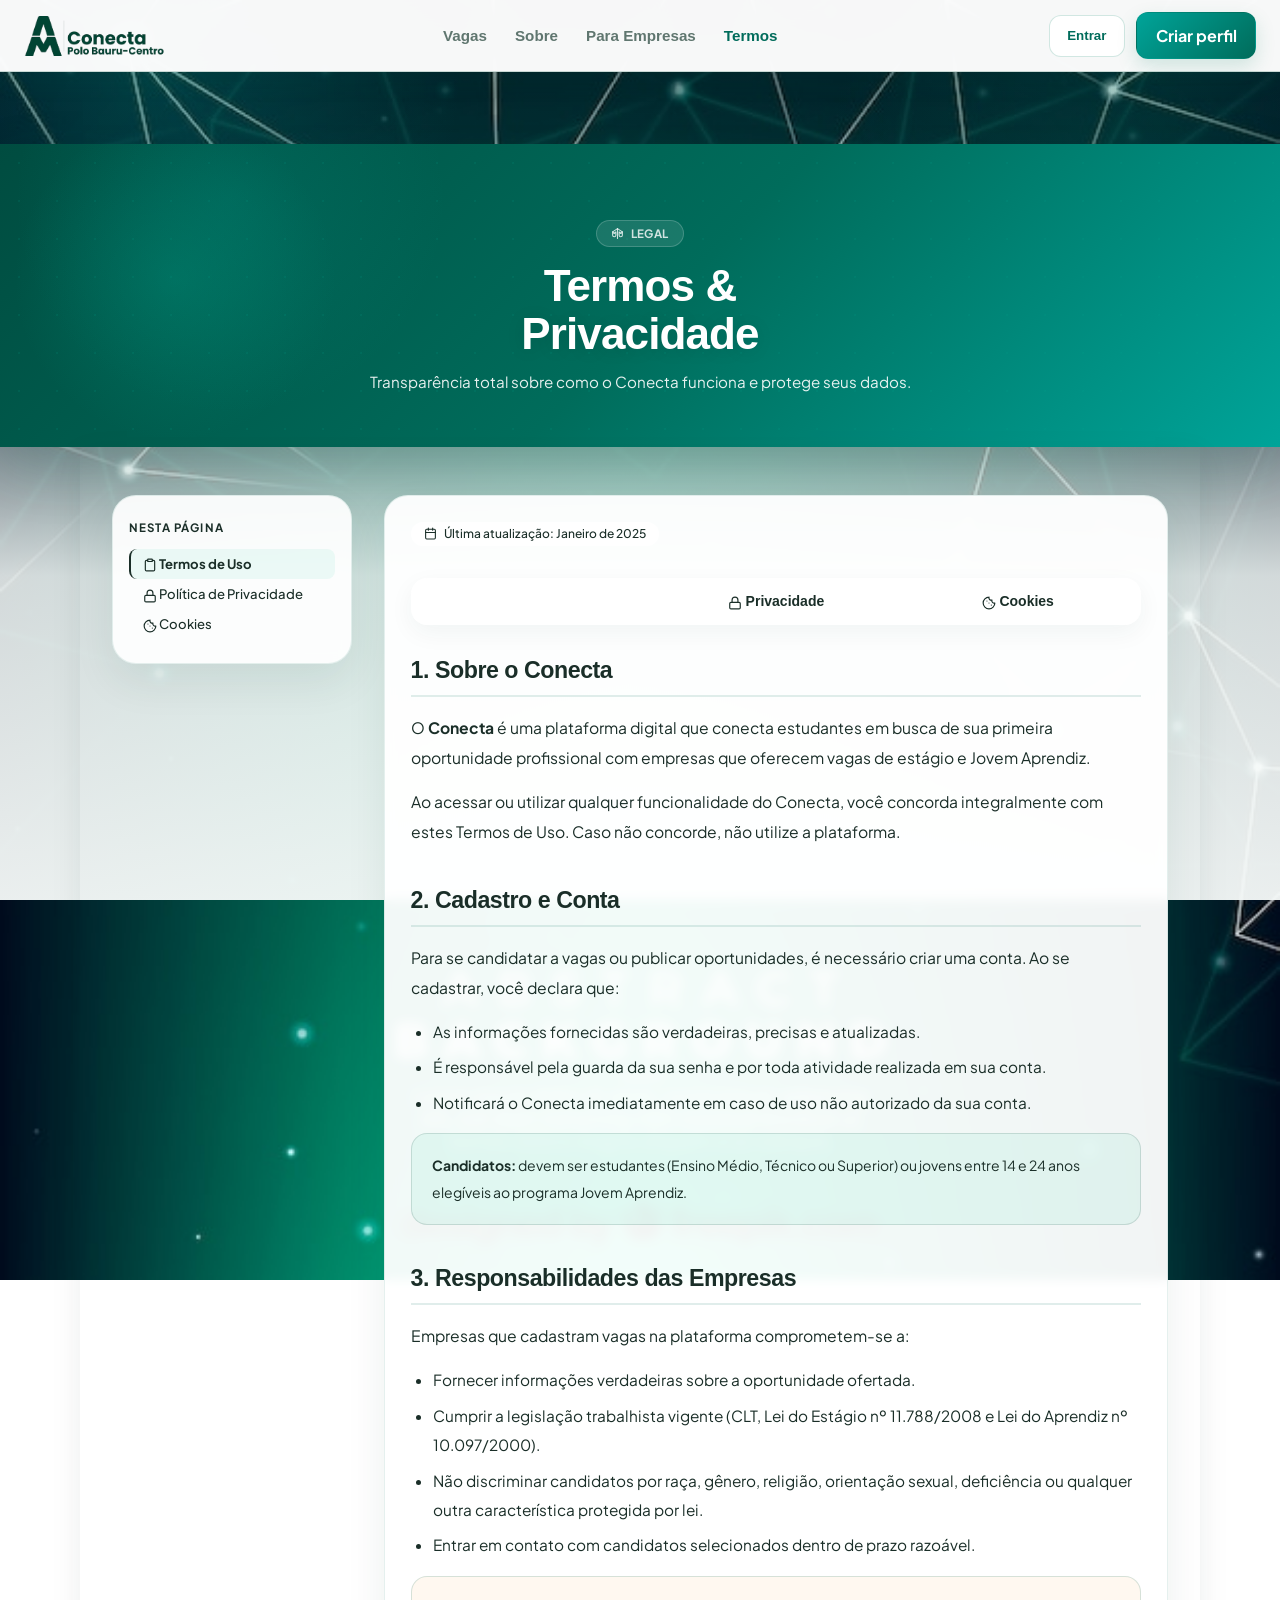
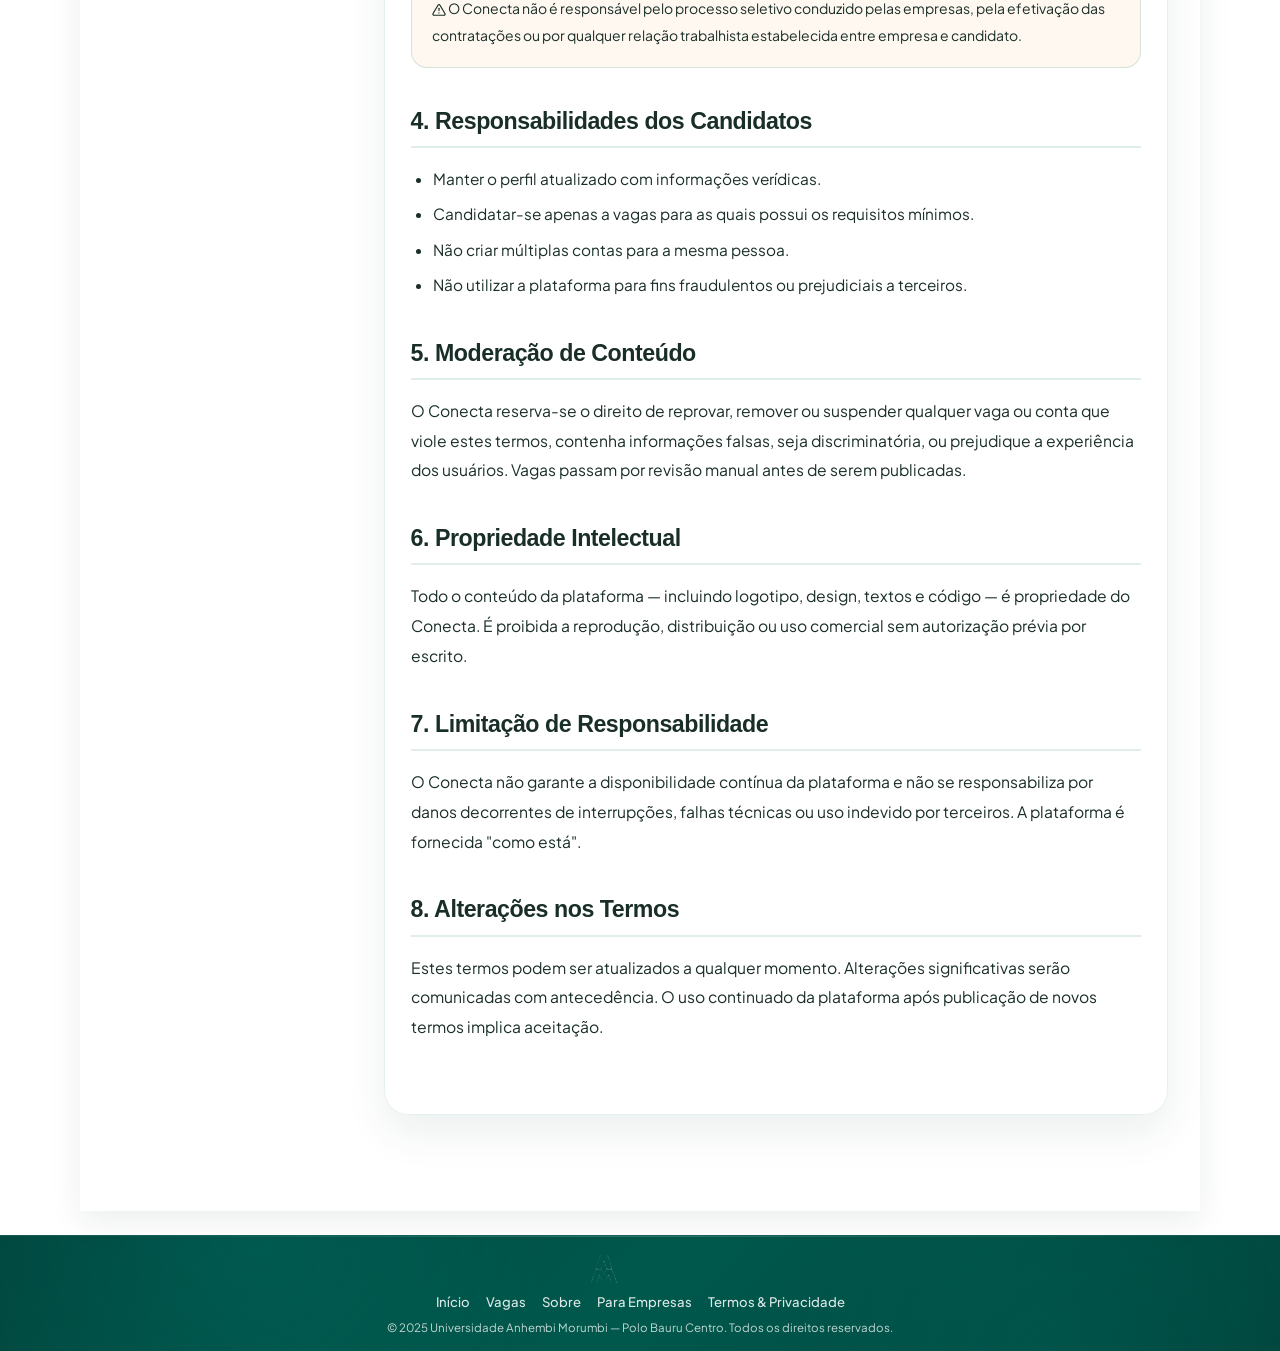
<file: termos.html>
<!DOCTYPE html>
<html lang="pt-BR">
<head>
<meta charset="UTF-8">
<meta name="viewport" content="width=device-width, initial-scale=1.0">
<title>Conecta — Termos de Uso e Política de Privacidade</title>
<meta name="description" content="Termos de uso e política de privacidade do Conecta — portal de vagas para estudantes.">
<link href="https://fonts.googleapis.com/css2?family=Clash+Display:wght@400;500;600;700&family=Plus+Jakarta+Sans:wght@300;400;500;600;700&display=swap" rel="stylesheet">
<style>
* { margin:0; padding:0; box-sizing:border-box; }
  html, body { overflow-x:hidden; }
  body { font-family:'Plus Jakarta Sans',sans-serif; background:var(--bg); color:var(--text); }


  /* ── HERO INTERNO PADRÃO ── */
  .page-hero {
    background:var(--dark); padding:3rem 2rem 2.5rem; position:relative; overflow:hidden;
  }
  .page-hero::before {
    content:''; position:absolute; inset:0;
    background:radial-gradient(ellipse 70% 60% at 70% 0%, rgba(12,61,48,.4) 0%, transparent 65%),
               radial-gradient(ellipse 40% 40% at 10% 100%, rgba(99,102,106,.14) 0%, transparent 60%);
    pointer-events:none;
  }
  .page-hero-inner { max-width:980px; margin:0 auto; position:relative; z-index:1; }
  .page-hero-badge {
    display:inline-flex; align-items:center; gap:.4rem;
    background:rgba(255,255,255,.08); border:1px solid rgba(255,255,255,.12);
    border-radius:50px; padding:.3rem .9rem; font-size:.72rem; font-weight:700;
    color:rgba(255,255,255,.55); margin-bottom:1rem; letter-spacing:.04em; text-transform:uppercase;
  }
  .page-hero h1 {
    font-family:'Clash Display',sans-serif; font-size:clamp(1.75rem,4vw,2.75rem);
    font-weight:700; color:white; line-height:1.15; margin-bottom:.6rem;
  }
  .page-hero h1 span {
    color: rgba(255,255,255,.22);
  }
  .page-hero p { font-size:.95rem; color:rgba(255,255,255,.88); line-height:1.7; max-width:520px; }

    /* ═══ NAV BASE ═══ */
  nav {
    position: fixed; top: 0; left: 0; right: 0; z-index: 100;
    background: rgba(255,255,255,0.97);
    backdrop-filter: blur(14px);
    -webkit-backdrop-filter: blur(14px);
    border-bottom: 1px solid var(--border);
    padding: 0 2rem;
    height: 64px;
    display: flex; align-items: center; justify-content: space-between;
    box-shadow: 0 1px 12px rgba(0,122,94,.08);
  }
  .logo {
    display: inline-flex; align-items: center;
    text-decoration: none; cursor: pointer;
    font-size: 0 !important; color: transparent !important;
    -webkit-text-fill-color: transparent !important;
    background: none !important; flex-shrink: 0;
  }
  .logo::before {
    content: ''; display: block;
    width: 140px; height: 44px;
    background: url('logo-colorida.png') no-repeat left center / contain;
  }
  .nav-links { display: flex; gap: 2rem; align-items: center; }
  .nav-links a { color: var(--muted); text-decoration: none; font-size: .9rem; font-weight: 500; transition: color .2s; }
  .nav-links a:hover { color: var(--primary); }
  .nav-links a.active { color: var(--primary); font-weight: 700; }
  /* DROPDOWN ACESSAR */
  .nav-access { position: relative; }
  .btn-access { display:flex; align-items:center; gap:.45rem; padding:.55rem 1.2rem;
    border:1.5px solid var(--border); border-radius:50px; background:white;
    font-size:.875rem; font-weight:600; cursor:pointer; color:var(--text);
    font-family:inherit; transition:all .2s; }
  .btn-access:hover { border-color:var(--primary); color:var(--primary); }
  .btn-access svg { transition:transform .2s; }
  .btn-access.open svg { transform:rotate(180deg); }
  .access-dropdown { position:absolute; top:calc(100% + .6rem); right:0;
    background:white; border-radius:16px; border:1.5px solid var(--border);
    box-shadow:0 12px 40px rgba(0,0,0,.12); min-width:220px; z-index:200;
    opacity:0; transform:translateY(-8px); pointer-events:none; transition:all .2s; overflow:hidden; }
  .access-dropdown.open { opacity:1; transform:translateY(0); pointer-events:all; }
  .access-dropdown-header { padding:.75rem 1rem .5rem; font-size:.7rem; font-weight:700;
    text-transform:uppercase; letter-spacing:.08em; color:var(--muted); }
  .access-item { display:flex; align-items:center; gap:.75rem; padding:.75rem 1rem;
    cursor:pointer; transition:background .15s; text-decoration:none; color:var(--text); }
  .access-item:hover { background:var(--bg,#F4F8F7); }
  .access-item:last-child { border-top:1px solid var(--border); }
  .access-icon { width:36px; height:36px; border-radius:10px;
    display:flex; align-items:center; justify-content:center; flex-shrink:0; }
  .access-icon.cand { background:rgba(0,122,94,.1); }
  .access-icon.emp  { background:rgba(0,168,142,.1); }
  .access-icon.new  { background:rgba(0,164,153,.10); }
  .access-label { font-size:.875rem; font-weight:600; }
  .access-sub   { font-size:.72rem; color:var(--muted); margin-top:.1rem; }
  /* AVATAR LOGADO */
  .nav-avatar { width:36px; height:36px; border-radius:50%;
    background:linear-gradient(135deg,var(--accent,#00A499),var(--primary,#006C5B));
    display:flex; align-items:center; justify-content:center;
    color:white; font-weight:700; font-size:.9rem; cursor:pointer; flex-shrink:0;
    border:2px solid white; box-shadow:0 2px 8px rgba(0,122,94,.4); }
  .nav-user-wrap { display:flex; align-items:center; gap:.6rem; }
  .nav-user-name { font-size:.85rem; font-weight:600; color:var(--text); }
  /* MODAL LOGIN */
  .login-modal-overlay { position:fixed; inset:0; background:rgba(15,10,30,.55);
    backdrop-filter:blur(6px); z-index:500; display:none;
    align-items:center; justify-content:center; padding:1rem; }
  .login-modal-overlay.open { display:flex; }
  .login-modal { background:white; border-radius:24px; width:100%; max-width:420px;
    padding:2rem; position:relative; animation:lmIn .3s ease; box-shadow:0 24px 60px rgba(0,0,0,.18); }
  @keyframes lmIn { from{transform:scale(.95) translateY(10px);opacity:0} to{transform:scale(1) translateY(0);opacity:1} }
  .login-modal-close { position:absolute; top:1rem; right:1rem; width:32px; height:32px;
    border-radius:50%; border:none; background:var(--bg,#F4F8F7); cursor:pointer;
    font-size:1rem; color:var(--muted); display:flex; align-items:center; justify-content:center; }
  .login-modal-tabs { display:flex; background:var(--bg,#F4F8F7); border-radius:12px;
    padding:.3rem; gap:.3rem; margin-bottom:1.5rem; }
  .lm-tab { flex:1; padding:.55rem; border-radius:9px; border:none; cursor:pointer;
    font-size:.82rem; font-weight:600; font-family:inherit;
    transition:all .2s; color:var(--muted); background:transparent;
    display:flex; align-items:center; justify-content:center; gap:.35rem; }
  .lm-tab.active { background:white; color:var(--primary,#006C5B); box-shadow:0 2px 8px rgba(0,0,0,.08); }
  .lm-section { display:none; }
  .lm-section.show { display:block; }
  .lm-title { font-family:'Clash Display',sans-serif; font-size:1.3rem; font-weight:700; margin-bottom:1.25rem; color:var(--dark,#004D3D); }
  .lm-field { margin-bottom:.85rem; }
  .lm-field label { font-size:.78rem; font-weight:700; display:block; margin-bottom:.35rem; }
  .lm-field input { width:100%; padding:.75rem 1rem; border:1.5px solid var(--border);
    border-radius:10px; font-size:.9rem; font-family:inherit;
    outline:none; background:var(--bg,#F4F8F7); color:var(--text); transition:border-color .2s; }
  .lm-field input:focus { border-color:var(--accent,#00A499); background:white; }
  .lm-btn { width:100%; padding:.9rem; background:linear-gradient(135deg,var(--accent,#00A499),var(--primary,#006C5B));
    color:white; border:none; border-radius:12px; font-size:.95rem; font-weight:700;
    cursor:pointer; font-family:inherit; transition:transform .2s,box-shadow .2s; margin-top:.25rem; }
  .lm-btn:hover { transform:translateY(-2px); box-shadow:0 8px 24px rgba(0,122,94,.4); }
  .lm-btn:disabled { opacity:.6; cursor:not-allowed; transform:none; }
  .lm-msg { padding:.65rem .9rem; border-radius:9px; font-size:.82rem; font-weight:600;
    margin-top:.75rem; text-align:center; display:none; }
  .lm-msg.error { background:rgba(192,57,43,.10); color:#C0392B; display:block; }
  .lm-msg.success { background:rgba(0,164,153,.10); color:#1B5E20; display:block; }
  .lm-link { font-size:.82rem; color:var(--muted); text-align:center; margin-top:.85rem; }
  .lm-link a { color:var(--primary,#006C5B); font-weight:600; text-decoration:none; }
  
  /* DRAWER MOBILE */
  .mobile-drawer { display:none; position:fixed; top:64px; left:0; right:0; bottom:0;
    background:rgba(248,255,252,.98); backdrop-filter:blur(16px);
    z-index:99; flex-direction:column; padding:1.5rem 2rem;
    border-top:1px solid var(--border); overflow-y:auto;
    transform:translateX(100%); transition:transform .3s ease; }
  .mobile-drawer.open { transform:translateX(0); }
  .mobile-nav-links { display:flex; flex-direction:column; gap:.25rem; margin-bottom:1.5rem; }
  .mobile-nav-links a { padding:.85rem 1rem; border-radius:12px; font-size:1rem; font-weight:600;
    color:var(--text); text-decoration:none; transition:background .2s;
    display:flex; align-items:center; gap:.6rem; }
  .mobile-nav-links a:hover { background:white; }
  .mobile-nav-links a.active { color:var(--primary,#006C5B); background:rgba(0,122,94,.06); }
  .mobile-divider { height:1px; background:var(--border); margin:.75rem 0; }
  .mobile-access-title { font-size:.72rem; font-weight:700; text-transform:uppercase;
    letter-spacing:.1em; color:var(--muted); margin-bottom:.75rem; }
  .mobile-access-btn { display:flex; align-items:center; gap:.85rem; width:100%;
    padding:1rem; border-radius:14px; border:1.5px solid var(--border); background:white;
    cursor:pointer; font-family:inherit; transition:all .2s; margin-bottom:.6rem; }
  .mobile-access-btn:hover { border-color:var(--primary,#006C5B); }
  .mobile-access-icon { width:40px; height:40px; border-radius:10px;
    display:flex; align-items:center; justify-content:center; flex-shrink:0; }
  .mobile-access-label { font-size:.9rem; font-weight:700; color:var(--text); }
  .mobile-access-sub   { font-size:.75rem; color:var(--muted); margin-top:.1rem; }
  .mobile-cta { display:flex; flex-direction:column; gap:.6rem; margin-top:.5rem; }
  .mobile-cta a { display:flex; align-items:center; justify-content:center; gap:.5rem;
    padding:.9rem; border-radius:12px; font-weight:700; font-size:.9rem;
    text-decoration:none; transition:all .2s; }
  .mobile-cta .cta-primary { background:linear-gradient(135deg,var(--accent,#00A499),var(--primary,#006C5B)); color:white; }
  .mobile-cta .cta-secondary { border:1.5px solid var(--border); color:var(--muted); }
  @media(max-width:768px) {
    nav { padding:0 1rem; height:64px; }
    .nav-links { display:none !important; }
    .btn-access { display:none !important; }
    .nav-logado-desktop { display:none !important; }
    .hamburger { display:flex !important; }
    .mobile-drawer { display:flex; }
  }
  @media(max-width:600px) { .nav-user-name { display:none !important; } }
  
  .nav-back { color:var(--muted); text-decoration:none; font-size:.875rem; font-weight:500;
    display:flex; align-items:center; gap:.4rem; transition:color .2s; }
  .nav-back:hover { color:var(--violet); }

  /* HERO */
  .doc-hero {
    background:var(--dark); padding:4rem 2rem 3rem; text-align:center; position:relative; overflow:hidden;
  }
  .doc-hero::before { content:''; position:absolute; inset:0;
    background:radial-gradient(ellipse 70% 60% at 50% 0%, rgba(12,61,48,.4) 0%, transparent 70%);
    pointer-events:none; }
  .doc-hero h1 { font-family:'Clash Display',sans-serif; font-size:clamp(1.8rem,4vw,3rem);
    font-weight:700; color:white; position:relative; z-index:1; margin-bottom:.75rem; }
  .doc-hero p { color:rgba(255,255,255,.5); font-size:.9rem; position:relative; z-index:1; }

  /* LAYOUT */
  /* V29 termos readability */
  .doc-wrap { max-width:1120px; margin:0 auto; padding:3rem 2rem 6rem;
    display:grid; grid-template-columns:240px minmax(0,1fr); gap:2rem; align-items:start; }
  .doc-index{
    background: rgba(255,255,255,.92);
    border:1px solid rgba(0,108,91,.10);
    border-radius:24px;
    padding:1.5rem 1rem;
    box-shadow:0 18px 42px rgba(0,64,54,.08);
    backdrop-filter:blur(6px);
  }
  .doc-content{
    background: rgba(255,255,255,.95);
    border:1px solid rgba(0,108,91,.10);
    border-radius:24px;
    padding:1.6rem 1.6rem 2rem;
    box-shadow:0 18px 42px rgba(0,64,54,.08);
    backdrop-filter:blur(6px);
  }

  /* SIDEBAR ÍNDICE */
  .doc-index { position:sticky; top:80px; }
  .doc-index-title { font-size:.72rem; font-weight:700; text-transform:uppercase;
    letter-spacing:.1em; color:var(--muted); margin-bottom:.85rem; }
  .doc-index a { display:block; padding:.4rem .75rem; border-radius:8px; font-size:.82rem;
    color:var(--muted); text-decoration:none; font-weight:500; transition:all .2s;
    border-left:2px solid transparent; }
  .doc-index a:hover { color:var(--violet); background:rgba(46,207,168,.07); border-left-color:var(--violet); }
  .doc-index a.active { color:var(--violet); background:rgba(46,207,168,.08); border-left-color:var(--violet); font-weight:700; }

  /* CONTEÚDO */
  .doc-content {}
  .doc-tab-bar { display:flex; background:#fff; border-radius:16px; padding:.35rem; gap:.35rem;
    border:1px solid var(--border); margin-bottom:2rem; box-shadow:0 8px 24px rgba(0,64,54,.05);} 
  .doc-tab { flex:1; padding:.6rem; border-radius:9px; border:none; cursor:pointer;
    font-size:.875rem; font-weight:600; font-family:'Plus Jakarta Sans',sans-serif;
    transition:all .2s; color:var(--muted); background:transparent; }
  .doc-tab.active { background:linear-gradient(135deg,var(--accent),var(--accent-dark)); color:white; }

  .doc-section { display:none; }
  .doc-section.show { display:block; }

  .doc-block { margin-bottom:2.5rem; }
  .doc-block h2 { font-family:'Clash Display',sans-serif; font-size:1.45rem; font-weight:700;
    color:var(--dark); margin-bottom:1rem; padding-bottom:.7rem;
    border-bottom:2px solid rgba(0,108,91,.12); display:flex; align-items:center; gap:.5rem; }
  .doc-block p { font-size:.98rem; line-height:1.9; color:var(--text); margin-bottom:.9rem; }
  .doc-block ul, .doc-block ol { padding-left:1.4rem; margin-bottom:.75rem; }
  .doc-block li { font-size:.96rem; line-height:1.9; color:var(--text); margin-bottom:.4rem; }
  .doc-block strong { color:var(--dark); }

  .highlight-box { background:rgba(46,207,168,.09); border:1.5px solid rgba(12,61,48,.14);
    border-radius:16px; padding:1.15rem 1.25rem; margin:1rem 0; }
  .highlight-box p { font-size:.875rem; margin:0; color:var(--text); }
  .highlight-box strong { color:var(--violet); }

  .warning-box { background:rgba(255,248,240,.95); border:1.5px solid rgba(0,108,91,.16);
    border-radius:16px; padding:1.15rem 1.25rem; margin:1rem 0; }
  .warning-box p { font-size:.875rem; margin:0; }

  .data-table { width:100%; border-collapse:collapse; margin:1rem 0; font-size:.85rem; }
  .data-table th { background:var(--bg); padding:.65rem 1rem; text-align:left;
    font-weight:700; font-size:.75rem; text-transform:uppercase; letter-spacing:.06em;
    color:var(--muted); border-bottom:1.5px solid var(--border); }
  .data-table td { padding:.65rem 1rem; border-bottom:1px solid var(--border); color:var(--text); line-height:1.5; }
  .data-table tr:last-child td { border-bottom:none; }

  .update-chip { display:inline-flex; align-items:center; gap:.4rem; background:white;
    border:1px solid var(--border); border-radius:50px; padding:.3rem .85rem;
    font-size:.75rem; color:var(--muted); font-weight:500; margin-bottom:2rem; }

  .contact-card { background:white; border-radius:14px; padding:1.25rem; border:1.5px solid var(--border);
    margin-top:1.5rem; }
  .contact-card h3 { font-family:'Clash Display',sans-serif; font-size:1rem; font-weight:700; margin-bottom:.75rem; }
  .contact-card p { font-size:.875rem; color:var(--muted); line-height:1.7; }
  .contact-card a { color:var(--violet); font-weight:600; text-decoration:none; }

  @media(max-width:900px) {
    .doc-wrap { grid-template-columns:1fr; padding:2rem 1rem 4rem; }
    .doc-index { display:none; }
    .doc-content{ padding:1.15rem; }
  }

  
  .hero, .page-hero, .vaga-hero, .doc-hero {
    background: linear-gradient(135deg, #004D3D 0%, var(--primary) 50%, #0A3528 100%) !important;
    position: relative;
    overflow: hidden;
  }

  /* Padrão de pontos/grid sutil */
  .hero::after, .page-hero::after, .vaga-hero::after {
    content: '';
    position: absolute;
    inset: 0;
    background-image:
      radial-gradient(circle, rgba(46,207,168,.15) 1px, transparent 1px);
    background-size: 40px 40px;
    pointer-events: none;
    z-index: 0;
  }

  /* Linhas diagonais sutis */
  .hero::before, .page-hero::before, .vaga-hero::before {
    content: '';
    position: absolute;
    inset: 0;
    background:
      linear-gradient(135deg, rgba(46,207,168,.08) 25%, transparent 25%,
        transparent 50%, rgba(46,207,168,.08) 50%, rgba(46,207,168,.08) 75%,
        transparent 75%, transparent),
      radial-gradient(ellipse 80% 50% at 80% 50%, rgba(46,207,168,.12) 0%, transparent 70%),
      radial-gradient(ellipse 40% 60% at 10% 80%, rgba(12,61,48,.6) 0%, transparent 60%);
    background-size: 60px 60px, 100% 100%, 100% 100%;
    pointer-events: none;
    z-index: 0;
  }

  /* Garante conteúdo interno acima dos pseudoelementos */
  .hero > *, .page-hero > *, .vaga-hero > * {
    position: relative;
    z-index: 1;
  }
  .hero-inner, .page-hero-inner, .hero-inner * {
    position: relative;
    z-index: 2;
  }


  
  /* ── PAGE HERO PANTONE ANHEMBI ── */
  .page-hero, .vaga-hero, .doc-hero {
    background-image: linear-gradient(155deg, rgba(0,30,22,.92) 0%, rgba(0,80,60,.85) 55%, rgba(0,40,30,.92) 100%), url("bg-dark-texture.jpg") !important;
    background-size: cover !important;
    background-position: center center !important;
    position: relative; overflow: hidden;
  }
  .page-hero::before, .vaga-hero::before {
    content: ''; position: absolute; inset: 0;
    background-image: radial-gradient(circle, rgba(0,168,142,.12) 1px, transparent 1px);
    background-size: 38px 38px; pointer-events: none; z-index: 0;
  }
  .page-hero::after, .vaga-hero::after {
    content: ''; position: absolute;
    top: -40px; right: -40px;
    width: 350px; height: 350px;
    background: radial-gradient(circle, rgba(0,168,142,.25) 0%, transparent 65%);
    pointer-events: none; z-index: 0;
  }
  .page-hero > *, .vaga-hero > * { position: relative; z-index: 1; }
  .page-hero h1, .vaga-hero h1 { color: white !important; }
  .page-hero h1 span, .vaga-hero h1 span {
    color: var(--accent) !important;
    -webkit-text-fill-color: var(--accent) !important;
  }
  .page-hero p, .vaga-hero p { color: rgba(255,255,255,.65) !important; }
  .page-hero-badge {
    background: rgba(255,255,255,.1) !important;
    border: 1px solid rgba(255,255,255,.18) !important;
    color: rgba(255,255,255,.8) !important;
  }
  .logo { color: var(--primary) !important; -webkit-text-fill-color: var(--primary) !important; background: none !important; }
  nav { background: rgba(255,255,255,.97) !important; box-shadow: 0 1px 12px rgba(0,122,94,.1) !important; }


  /* ── LOGO IMAGEM ANHEMBI ── */
  .logo {
    display: inline-flex;
    align-items: center;
    text-decoration: none;
    cursor: pointer;
    color: transparent !important;
    -webkit-text-fill-color: transparent !important;
    background: none !important;
    font-size: 0 !important;
  }
  .logo::before {
    content: '';
    display: block;
    width: 160px;
    height: 44px;
    background: url('logo-colorida.png') no-repeat center/contain;
  }
  /* Logo branca nos heróis (quando nav está sobre fundo escuro) */
  .hero-logo-wrap .logo::before,
  .vaga-hero .logo::before {
    background-image: url('logo-branca.png');
  }


  /* ── FIX GLOBAL: eliminar vermelho, logo correta, marca d'água ── */
  .logo {
    display: inline-flex; align-items: center;
    text-decoration: none; cursor: pointer;
    font-size: 0 !important; color: transparent !important;
    -webkit-text-fill-color: transparent !important; background: none !important;
  }
  .logo::before {
    content: '';
    display: block;
    width: 140px; height: 44px;
    background: url('logo-colorida.png') no-repeat left center / contain;
  }
  nav {
    background: rgba(255,255,255,.97) !important;
    box-shadow: 0 1px 16px rgba(0,122,94,.1) !important;
    height: 72px !important;
  }

  /* Todos os botões CTA → verde accent */
  .btn-submit, .btn-save, .btn-modal-save, .lm-btn,
  .btn-apply-full, .btn-apply, .btn-search, .btn-buscar,
  .btn-nova-vaga, .btn-nav-cta, .btn-hero-primary, .btn-nav-primary,
  .cta-btn-a, .btn-primary {
    background: var(--accent) !important;
    background-image: none !important;
  }
  .btn-submit:hover, .btn-save:hover, .btn-apply-full:hover,
  .btn-search:hover, .btn-buscar:hover, .btn-hero-primary:hover {
    background: var(--accent-dark) !important;
    box-shadow: 0 8px 20px rgba(0,168,142,.3) !important;
  }

  /* Input focus → accent */
  input:focus, select:focus, textarea:focus {
    border-color: var(--accent) !important;
    box-shadow: 0 0 0 3px rgba(0,168,142,.1) !important;
  }

  /* Section badge */
  .section-badge {
    background: var(--accent-light) !important;
    color: var(--primary) !important;
  }

  /* Section title span highlight */
  .section-title span, h1 span, h2 span {
    color: var(--accent) !important;
    -webkit-text-fill-color: var(--accent) !important;
    background: none !important;
  }

  /* Stat nums brancos dentro de heróis */
  .hero .stat-num, .page-hero .stat-num {
    color: white !important;
    font-weight: 800 !important;
  }

  /* Remove qualquer gradiente texto residual */
  *[style*="background-clip:text"] {
    -webkit-background-clip: unset !important;
    -webkit-text-fill-color: unset !important;
    background-clip: unset !important;
  }


  /* ── UPGRADE TIPOGRAFIA GLOBAL ── */
  body { font-family: 'Plus Jakarta Sans', sans-serif !important; }

  h1, h2, h3, .section-title, .panel-title, .modal-title {
    font-family: 'Clash Display', sans-serif !important;
    letter-spacing: -0.02em !important;
  }

  /* Forms mais elegantes */
  input, select, textarea, button {
    font-family: sans-serif !important;
  }

  /* Labels mais profissionais */
  label { font-size: .8rem !important; font-weight: 700 !important; letter-spacing: .03em !important; }

  /* Botões — tipografia impactante */
  .btn-submit, .btn-save, .btn-primary, .btn-login,
  .btn-apply-full, .btn-search, .btn-buscar, 

  /* Nav links */
  .nav-links a, .nav-back {
    font-family: sans-serif !important;
    font-size: .875rem !important;
  }

  /* Form cards */
  .form-card { border-radius: 20px !important; }
  .section-label { letter-spacing: -.01em !important; }


  /* ── SÍMBOLO AM removido da página de termos ── */
  .page-hero, .vaga-hero { position:relative; overflow:hidden; }
  @media(max-width:768px){
  .nav-links { display: none; }
  
  .hamburger { display: flex; }

  }


  /* ── ANIMAÇÕES HOVER GLOBAIS ── */
  /* Botões primários */
  .btn-submit, .btn-save, .btn-apply-full, .btn-next,
  .btn-nova-vaga, .btn-modal-approve {
    transition: all .25s ease !important;
  }
  .btn-submit:hover, .btn-save:hover, .btn-apply-full:hover,
  .btn-next:hover, .btn-nova-vaga:hover {
    transform: translateY(-2px) !important;
    box-shadow: 0 8px 24px rgba(0,164,153,.35) !important;
  }

  /* Cards genéricos */
  .form-card, .card, .stat-card {
    transition: box-shadow .25s ease !important;
  }

  /* Nav links */
  .nav-links a, .nav-back, .mob-link {
    transition: color .2s ease !important;
  }

  /* Input focus glow */
  input:focus, select:focus, textarea:focus {
    transition: border-color .2s, box-shadow .2s !important;
  }


  /* ── LOGO BULLET-PROOF ── */
  .logo {
    display: inline-block !important;
    width: 150px !important;
    height: 48px !important;
    background: url('logo-colorida.png') no-repeat left center / contain !important;
    text-decoration: none !important;
    font-size: 0 !important;
    color: transparent !important;
    -webkit-text-fill-color: transparent !important;
    overflow: hidden !important;
    flex-shrink: 0 !important;
  }
  .logo::before { display: none !important; }
  /* Only the CSS background-image, no ::before pseudo */


/* V30 termos hero fix */
.page-hero h1{
  display:flex;
  align-items:baseline;
  justify-content:center;
  gap:.2em;
  flex-wrap:wrap;
}
.page-hero h1 span{
  display:inline !important;
  font-size:1em;
  line-height:inherit;
  letter-spacing:-.02em;
}
@media(max-width:700px){
  .page-hero h1{
    flex-direction:column;
    align-items:center;
    gap:.05em;
  }
}
</style>
  <link rel="stylesheet" href="public-navbar.css">
  <link rel="stylesheet" href="public-nav-modal.css">
  <link rel="stylesheet" href="public-footer.css">
  <link rel="stylesheet" href="public-responsive.css">
  <link rel="stylesheet" href="public-design-system.css">
  <link rel="stylesheet" href="public-tech-background.css">

<style id="v23b-alive-tweak">
  .page-hero,
  .hero-section,
  .hero-wrap{
    box-shadow: 0 22px 54px rgba(0,64,54,.16);
  }
  .page-hero{
    background:
      radial-gradient(circle at 18% 18%, rgba(0,164,153,.18), transparent 20%),
      linear-gradient(135deg,#004c40 0%, #006C5B 52%, #00A499 100%) !important;
  }
  .page-hero h1,
  .page-hero .hero-title,
  .page-hero .page-title{
    color:#fff !important;
  }
  .page-hero p,
  .page-hero .hero-subtitle,
  .page-hero .page-subtitle{
    color:rgba(255,255,255,.88) !important;
  }
  .form-card,
  .section-card,
  .empresa-panel,
  .job-card,
  .benefit-card,
  .recurso-card{
    box-shadow:0 18px 42px rgba(0,64,54,.10) !important;
  }

/* V30 termos hero fix */
.page-hero h1{
  display:flex;
  align-items:baseline;
  justify-content:center;
  gap:.2em;
  flex-wrap:wrap;
}
.page-hero h1 span{
  display:inline !important;
  font-size:1em;
  line-height:inherit;
  letter-spacing:-.02em;
}
@media(max-width:700px){
  .page-hero h1{
    flex-direction:column;
    align-items:center;
    gap:.05em;
  }
}
</style>

<link rel="stylesheet" href="public-media-slots.css">

<style id="termos-hero-fix-v31">
  /* Correção pontual da capa da página Termos */
  .page-hero{
    margin-top:72px;
    padding:4.75rem 2rem 3.25rem !important;
  }
  .page-hero-inner{
    max-width:900px;
    margin:0 auto;
  }
  .page-hero h1{
    display:block !important;
    text-align:center;
    line-height:1.04 !important;
    letter-spacing:-.03em;
    margin-bottom:.8rem;
  }
  .page-hero h1 span{
    display:block !important;
    margin-top:.14rem;
    color:#FFFFFF !important;
    -webkit-text-fill-color:#FFFFFF !important;
    opacity:1 !important;
    text-shadow:0 2px 18px rgba(0,0,0,.10);
  }
  .page-hero p{
    max-width:760px;
    margin:0 auto;
    color:rgba(255,255,255,.90) !important;
  }
  @media (max-width:700px){
    .page-hero{
      padding:4.2rem 1rem 2.6rem !important;
    }
    .page-hero h1 span{
      margin-top:.08rem;
    }
  }
</style>

</head>
<body>
<nav>
  <a class="logo" href="index.html" aria-label="Conecta"></a>
  <div class="nav-links">
    <a href="vagas.html">Vagas</a>
    <a href="sobre.html">Sobre</a>
    <a href="cadastro-empresa.html">Para Empresas</a>
    <a href="termos.html" class="active">Termos</a>
  </div>
  <div style="display:flex;align-items:center;gap:.75rem">
    <div id="nav-logado-cand" style="display:none" class="nav-logado-desktop">
      <div class="nav-user-wrap">
        <div class="nav-avatar" id="nav-avatar-cand" onclick="window.location.href='cadastro-candidato.html'">?</div>
        <span class="nav-user-name" id="nav-user-name" style="display:none"></span>
      </div>
    </div>
    <div id="nav-logado-emp" style="display:none" class="nav-logado-desktop">
      <div class="nav-user-wrap">
        <div class="nav-avatar" style="background:linear-gradient(135deg,var(--accent,#00A499),var(--primary,#006C5B))" onclick="window.location.href='painel-empresa.html'"><svg width="22" height="22" viewBox="0 0 24 24" fill="none" stroke="currentColor" stroke-width="2" stroke-linecap="round" stroke-linejoin="round"><rect x="2" y="7" width="20" height="14" rx="2"/><path d="M16 7V5a2 2 0 0 0-2-2h-4a2 2 0 0 0-2 2v2"/></svg></div>
      </div>
    </div>
    <div class="nav-actions-public" id="nav-access-wrap">
      <button class="btn-nav-outline" type="button" onclick="openLoginModal('candidato')">Entrar</button>
      <a href="cadastro-candidato.html" class="btn-nav-cta">Criar perfil</a>
    </div>
  </div>
  <button class="hamburger" id="hamburger" onclick="toggleMobileMenu()" aria-label="Menu">
    <span></span><span></span><span></span>
  </button>
</nav>

<div class="drawer-overlay" id="drawer-overlay" onclick="closeMobileMenu()"></div>

<div class="mobile-drawer" id="mobile-drawer">
  <div class="mobile-nav-links">
    <a href="vagas.html" onclick="closeMobileMenu()"><svg style="vertical-align:middle;flex-shrink:0" width="18" height="18" viewBox="0 0 24 24" fill="none" stroke="currentColor" stroke-width="2"><circle cx="11" cy="11" r="8"/><path d="m21 21-4.35-4.35"/></svg> Vagas</a>
    <a href="sobre.html" onclick="closeMobileMenu()"><svg style="vertical-align:middle;flex-shrink:0" width="18" height="18" viewBox="0 0 24 24" fill="none" stroke="currentColor" stroke-width="2"><circle cx="12" cy="12" r="10"/><path d="M12 8v4"/><path d="M12 16h.01"/></svg> Sobre</a>
    <a href="cadastro-empresa.html" onclick="closeMobileMenu()"><svg style="vertical-align:middle;flex-shrink:0" width="18" height="18" viewBox="0 0 24 24" fill="none" stroke="currentColor" stroke-width="2"><rect x="2" y="7" width="20" height="14" rx="2"/><path d="M16 7V5a2 2 0 0 0-2-2h-4a2 2 0 0 0-2 2v2"/></svg> Para Empresas</a>
    <a href="termos.html" onclick="closeMobileMenu()" class="active"><svg style="vertical-align:middle;flex-shrink:0" width="18" height="18" viewBox="0 0 24 24" fill="none" stroke="currentColor" stroke-width="2"><path d="M14 2H6a2 2 0 0 0-2 2v16a2 2 0 0 0 2 2h12a2 2 0 0 0 2-2V8z"/><polyline points="14 2 14 8 20 8"/></svg> Termos</a>
  </div>
  <div class="mobile-divider"></div>
  <div class="mobile-access-title">Acesso rápido</div>
  <div class="mobile-cta">
    <a class="cta-secondary" href="javascript:void(0)" onclick="closeMobileMenu();openLoginModal('candidato')">Entrar</a>
    <a class="cta-primary" href="cadastro-candidato.html" onclick="closeMobileMenu()"><svg style="vertical-align:middle;flex-shrink:0" width="18" height="18" viewBox="0 0 24 24" fill="none" stroke="currentColor" stroke-width="2" stroke-linecap="round" stroke-linejoin="round"><path d="M20 21v-2a4 4 0 0 0-4-4H8a4 4 0 0 0-4 4v2"/><circle cx="12" cy="7" r="4"/></svg> Criar perfil</a>
  </div>
  <a class="mobile-company-link" href="cadastro-empresa.html" onclick="closeMobileMenu()">Sou empresa → Publicar vaga</a>
</div>







<div class="page-hero">

  <div class="page-hero-inner" style="text-align:center">
    <div class="page-hero-badge"><svg style="vertical-align:middle;flex-shrink:0" width="13" height="13" viewBox="0 0 24 24" fill="none" stroke="currentColor" stroke-width="2" stroke-linecap="round" stroke-linejoin="round"><line x1="12" y1="3" x2="12" y2="21"/><path d="M3 9l9-6 9 6"/><path d="M6 12L3 9v6a3 3 0 0 0 6 0V9L6 12z"/><path d="M18 12l3-3v6a3 3 0 0 1-6 0V9l3 3z"/></svg> Legal</div>
    <h1>Termos & <span>Privacidade</span></h1>
    <p>Transparência total sobre como o Conecta funciona e protege seus dados.</p>
  </div>
</div>

<div class="doc-wrap">

  <!-- ÍNDICE -->
  <div class="doc-index">
    <div class="doc-index-title">Nesta página</div>
    <a href="#" onclick="switchDoc('termos')" id="idx-termos" class="active"><svg style="vertical-align:middle;flex-shrink:0" width="14" height="14" viewBox="0 0 24 24" fill="none" stroke="currentColor" stroke-width="2" stroke-linecap="round" stroke-linejoin="round"><path d="M16 4h2a2 2 0 0 1 2 2v14a2 2 0 0 1-2 2H6a2 2 0 0 1-2-2V6a2 2 0 0 1 2-2h2"/><rect x="8" y="2" width="8" height="4" rx="1"/></svg> Termos de Uso</a>
    <a href="#" onclick="switchDoc('privacidade')" id="idx-privacidade"><svg style="vertical-align:middle;flex-shrink:0" width="14" height="14" viewBox="0 0 24 24" fill="none" stroke="currentColor" stroke-width="2" stroke-linecap="round" stroke-linejoin="round"><rect x="3" y="11" width="18" height="11" rx="2"/><path d="M7 11V7a5 5 0 0 1 10 0v4"/></svg> Política de Privacidade</a>
    <a href="#" onclick="switchDoc('cookies')" id="idx-cookies"><svg style="vertical-align:middle;flex-shrink:0" width="14" height="14" viewBox="0 0 24 24" fill="none" stroke="currentColor" stroke-width="2" stroke-linecap="round" stroke-linejoin="round"><path d="M12 2a10 10 0 1 0 10 10 4 4 0 0 1-5-5 4 4 0 0 1-5-5"/><path d="M8.5 8.5v.01"/><path d="M16 15.5v.01"/><path d="M12 12v.01"/></svg> Cookies</a>
  </div>

  <!-- CONTEÚDO -->
  <div class="doc-content">
    <div class="update-chip"><svg style="vertical-align:middle;flex-shrink:0" width="13" height="13" viewBox="0 0 24 24" fill="none" stroke="currentColor" stroke-width="2" stroke-linecap="round" stroke-linejoin="round"><rect x="3" y="4" width="18" height="18" rx="2"/><line x1="16" y1="2" x2="16" y2="6"/><line x1="8" y1="2" x2="8" y2="6"/><line x1="3" y1="10" x2="21" y2="10"/></svg> Última atualização: Janeiro de 2025</div>

    <div class="doc-tab-bar">
      <button class="doc-tab active" onclick="switchDoc('termos')"><svg style="vertical-align:middle;flex-shrink:0" width="14" height="14" viewBox="0 0 24 24" fill="none" stroke="currentColor" stroke-width="2" stroke-linecap="round" stroke-linejoin="round"><path d="M16 4h2a2 2 0 0 1 2 2v14a2 2 0 0 1-2 2H6a2 2 0 0 1-2-2V6a2 2 0 0 1 2-2h2"/><rect x="8" y="2" width="8" height="4" rx="1"/></svg> Termos de Uso</button>
      <button class="doc-tab" onclick="switchDoc('privacidade')"><svg style="vertical-align:middle;flex-shrink:0" width="14" height="14" viewBox="0 0 24 24" fill="none" stroke="currentColor" stroke-width="2" stroke-linecap="round" stroke-linejoin="round"><rect x="3" y="11" width="18" height="11" rx="2"/><path d="M7 11V7a5 5 0 0 1 10 0v4"/></svg> Privacidade</button>
      <button class="doc-tab" onclick="switchDoc('cookies')"><svg style="vertical-align:middle;flex-shrink:0" width="14" height="14" viewBox="0 0 24 24" fill="none" stroke="currentColor" stroke-width="2" stroke-linecap="round" stroke-linejoin="round"><path d="M12 2a10 10 0 1 0 10 10 4 4 0 0 1-5-5 4 4 0 0 1-5-5"/><path d="M8.5 8.5v.01"/><path d="M16 15.5v.01"/><path d="M12 12v.01"/></svg> Cookies</button>
    </div>

    <!-- TERMOS DE USO -->
    <div class="doc-section show" id="sec-termos">

      <div class="doc-block">
        <h2>1. Sobre o Conecta</h2>
        <p>O <strong>Conecta</strong> é uma plataforma digital que conecta estudantes em busca de sua primeira oportunidade profissional com empresas que oferecem vagas de estágio e Jovem Aprendiz.</p>
        <p>Ao acessar ou utilizar qualquer funcionalidade do Conecta, você concorda integralmente com estes Termos de Uso. Caso não concorde, não utilize a plataforma.</p>
      </div>

      <div class="doc-block">
        <h2>2. Cadastro e Conta</h2>
        <p>Para se candidatar a vagas ou publicar oportunidades, é necessário criar uma conta. Ao se cadastrar, você declara que:</p>
        <ul>
          <li>As informações fornecidas são verdadeiras, precisas e atualizadas.</li>
          <li>É responsável pela guarda da sua senha e por toda atividade realizada em sua conta.</li>
          <li>Notificará o Conecta imediatamente em caso de uso não autorizado da sua conta.</li>
        </ul>
        <div class="highlight-box">
          <p><strong>Candidatos:</strong> devem ser estudantes (Ensino Médio, Técnico ou Superior) ou jovens entre 14 e 24 anos elegíveis ao programa Jovem Aprendiz.</p>
        </div>
      </div>

      <div class="doc-block">
        <h2>3. Responsabilidades das Empresas</h2>
        <p>Empresas que cadastram vagas na plataforma comprometem-se a:</p>
        <ul>
          <li>Fornecer informações verdadeiras sobre a oportunidade ofertada.</li>
          <li>Cumprir a legislação trabalhista vigente (CLT, Lei do Estágio nº 11.788/2008 e Lei do Aprendiz nº 10.097/2000).</li>
          <li>Não discriminar candidatos por raça, gênero, religião, orientação sexual, deficiência ou qualquer outra característica protegida por lei.</li>
          <li>Entrar em contato com candidatos selecionados dentro de prazo razoável.</li>
        </ul>
        <div class="warning-box">
          <p><svg style="vertical-align:middle;flex-shrink:0" width="14" height="14" viewBox="0 0 24 24" fill="none" stroke="currentColor" stroke-width="2" stroke-linecap="round" stroke-linejoin="round"><path d="M10.29 3.86L1.82 18a2 2 0 0 0 1.71 3h16.94a2 2 0 0 0 1.71-3L13.71 3.86a2 2 0 0 0-3.42 0z"/><line x1="12" y1="9" x2="12" y2="13"/><line x1="12" y1="17" x2="12.01" y2="17"/></svg> O Conecta não é responsável pelo processo seletivo conduzido pelas empresas, pela efetivação das contratações ou por qualquer relação trabalhista estabelecida entre empresa e candidato.</p>
        </div>
      </div>

      <div class="doc-block">
        <h2>4. Responsabilidades dos Candidatos</h2>
        <ul>
          <li>Manter o perfil atualizado com informações verídicas.</li>
          <li>Candidatar-se apenas a vagas para as quais possui os requisitos mínimos.</li>
          <li>Não criar múltiplas contas para a mesma pessoa.</li>
          <li>Não utilizar a plataforma para fins fraudulentos ou prejudiciais a terceiros.</li>
        </ul>
      </div>

      <div class="doc-block">
        <h2>5. Moderação de Conteúdo</h2>
        <p>O Conecta reserva-se o direito de reprovar, remover ou suspender qualquer vaga ou conta que viole estes termos, contenha informações falsas, seja discriminatória, ou prejudique a experiência dos usuários. Vagas passam por revisão manual antes de serem publicadas.</p>
      </div>

      <div class="doc-block">
        <h2>6. Propriedade Intelectual</h2>
        <p>Todo o conteúdo da plataforma — incluindo logotipo, design, textos e código — é propriedade do Conecta. É proibida a reprodução, distribuição ou uso comercial sem autorização prévia por escrito.</p>
      </div>

      <div class="doc-block">
        <h2>7. Limitação de Responsabilidade</h2>
        <p>O Conecta não garante a disponibilidade contínua da plataforma e não se responsabiliza por danos decorrentes de interrupções, falhas técnicas ou uso indevido por terceiros. A plataforma é fornecida "como está".</p>
      </div>

      <div class="doc-block">
        <h2>8. Alterações nos Termos</h2>
        <p>Estes termos podem ser atualizados a qualquer momento. Alterações significativas serão comunicadas com antecedência. O uso continuado da plataforma após publicação de novos termos implica aceitação.</p>
      </div>

    </div>

    <!-- POLÍTICA DE PRIVACIDADE -->
    <div class="doc-section" id="sec-privacidade">

      <div class="doc-block">
        <h2>1. Compromisso com a LGPD</h2>
        <p>O Conecta está comprometido com a <strong>Lei Geral de Proteção de Dados (LGPD — Lei nº 13.709/2018)</strong>. Esta política descreve quais dados coletamos, como os utilizamos, e quais são seus direitos como titular.</p>
      </div>

      <div class="doc-block">
        <h2>2. Dados que Coletamos</h2>

        <p><strong>De candidatos:</strong></p>
        <table class="data-table">
          <thead><tr><th>Dado</th><th>Finalidade</th><th>Base Legal</th></tr></thead>
          <tbody>
            <tr><td>Nome e e-mail</td><td>Identificação e comunicação</td><td>Execução de contrato</td></tr>
            <tr><td>Telefone</td><td>Contato pelas empresas</td><td>Consentimento</td></tr>
            <tr><td>Cidade/Estado</td><td>Filtro de vagas por localidade</td><td>Legítimo interesse</td></tr>
            <tr><td>Formação e curso</td><td>Match com vagas adequadas</td><td>Consentimento</td></tr>
            <tr><td>Data de nascimento</td><td>Elegibilidade ao Jovem Aprendiz</td><td>Execução de contrato</td></tr>
            <tr><td>LinkedIn / Sobre</td><td>Perfil profissional para empresas</td><td>Consentimento</td></tr>
          </tbody>
        </table>

        <p><strong>De empresas:</strong></p>
        <table class="data-table">
          <thead><tr><th>Dado</th><th>Finalidade</th></tr></thead>
          <tbody>
            <tr><td>Razão social e CNPJ</td><td>Identificação e verificação da empresa</td></tr>
            <tr><td>E-mail e telefone</td><td>Comunicação e notificações</td></tr>
            <tr><td>Dados das vagas</td><td>Publicação no portal</td></tr>
          </tbody>
        </table>
      </div>

      <div class="doc-block">
        <h2>3. Como Usamos seus Dados</h2>
        <ul>
          <li>Exibir seu perfil para empresas ao se candidatar.</li>
          <li>Enviar notificações sobre o status das suas candidaturas.</li>
          <li>Melhorar a relevância das vagas sugeridas.</li>
          <li>Cumprir obrigações legais e regulatórias.</li>
        </ul>
        <div class="highlight-box">
          <p><strong>Não vendemos seus dados.</strong> O Conecta jamais comercializa dados pessoais com terceiros para fins publicitários ou comerciais.</p>
        </div>
      </div>

      <div class="doc-block">
        <h2>4. Compartilhamento de Dados</h2>
        <p>Seus dados são compartilhados apenas:</p>
        <ul>
          <li><strong>Com empresas</strong> — quando você se candidata a uma vaga, a empresa visualiza os dados do seu perfil.</li>
          <li><strong>Com provedores de infraestrutura</strong> — utilizamos o Supabase (banco de dados), que é certificado com padrões internacionais de segurança.</li>
          <li><strong>Por obrigação legal</strong> — quando exigido por autoridade competente.</li>
        </ul>
      </div>

      <div class="doc-block">
        <h2>5. Seus Direitos (LGPD)</h2>
        <p>Como titular dos dados, você tem direito a:</p>
        <ul>
          <li><strong>Acesso</strong> — saber quais dados temos sobre você.</li>
          <li><strong>Correção</strong> — atualizar dados incompletos ou incorretos pelo próprio perfil.</li>
          <li><strong>Exclusão</strong> — solicitar a exclusão dos seus dados da plataforma.</li>
          <li><strong>Portabilidade</strong> — receber seus dados em formato estruturado.</li>
          <li><strong>Revogação de consentimento</strong> — a qualquer momento, sem prejuízo.</li>
          <li><strong>Oposição</strong> — contestar o uso dos seus dados.</li>
        </ul>
        <p>Para exercer qualquer desses direitos, entre em contato pelo e-mail abaixo.</p>
      </div>

      <div class="doc-block">
        <h2>6. Retenção e Exclusão</h2>
        <p>Seus dados são mantidos enquanto sua conta estiver ativa. Ao solicitar a exclusão, removemos seus dados em até <strong>30 dias</strong>, exceto quando houver obrigação legal de retenção.</p>
      </div>

      <div class="doc-block">
        <h2>7. Segurança</h2>
        <p>Adotamos medidas técnicas como criptografia de senhas (SHA-256), controle de acesso por autenticação e comunicação via HTTPS. Nenhum sistema é 100% seguro, mas fazemos todo o esforço para proteger seus dados.</p>
      </div>

      <div class="contact-card">
        <h3><svg style="vertical-align:middle;flex-shrink:0" width="16" height="16" viewBox="0 0 24 24" fill="none" stroke="currentColor" stroke-width="2" stroke-linecap="round" stroke-linejoin="round"><path d="M4 4h16c1.1 0 2 .9 2 2v12c0 1.1-.9 2-2 2H4c-1.1 0-2-.9-2-2V6c0-1.1.9-2 2-2z"/><polyline points="22,6 12,13 2,6"/></svg> Encarregado de Dados (DPO)</h3>
        <p>Para dúvidas, solicitações ou exercício dos seus direitos:<br>
        <a href="/cdn-cgi/l/email-protection#bfcfcdd6c9dedcd6dbdedbdaffd6d1d6dcd6dede7c1291dcd0d291ddcd">privacidade@iniciaaí.com.br</a><br><br>
        Prazo de resposta: até <strong>15 dias úteis</strong> conforme previsto na LGPD.</p>
      </div>

    </div>

    <!-- COOKIES -->
    <div class="doc-section" id="sec-cookies">

      <div class="doc-block">
        <h2><svg style="vertical-align:middle;flex-shrink:0" width="18" height="18" viewBox="0 0 24 24" fill="none" stroke="currentColor" stroke-width="2" stroke-linecap="round" stroke-linejoin="round"><path d="M12 2a10 10 0 1 0 10 10 4 4 0 0 1-5-5 4 4 0 0 1-5-5"/><path d="M8.5 8.5v.01"/><path d="M16 15.5v.01"/><path d="M12 12v.01"/></svg> O que são cookies?</h2>
        <p>Cookies são pequenos arquivos de texto armazenados no seu navegador que permitem que sites lembrem de suas preferências e sessão de acesso.</p>
      </div>

      <div class="doc-block">
        <h2>Cookies que utilizamos</h2>
        <table class="data-table">
          <thead><tr><th>Cookie</th><th>Tipo</th><th>Finalidade</th><th>Duração</th></tr></thead>
          <tbody>
            <tr><td><code>candidato</code></td><td>Sessão</td><td>Manter o candidato logado</td><td>Sessão do navegador</td></tr>
            <tr><td><code>empresa</code></td><td>Sessão</td><td>Manter a empresa logada</td><td>Sessão do navegador</td></tr>
            <tr><td><code>admin_data</code></td><td>Sessão</td><td>Manter o admin logado</td><td>Sessão do navegador</td></tr>
          </tbody>
        </table>
        <div class="highlight-box">
          <p>O Conecta utiliza apenas <strong>cookies de sessão essenciais</strong>. Não utilizamos cookies de rastreamento, publicidade ou analytics de terceiros.</p>
        </div>
      </div>

      <div class="doc-block">
        <h2>Como gerenciar cookies</h2>
        <p>Você pode controlar ou excluir cookies diretamente nas configurações do seu navegador. Desativar os cookies de sessão impedirá que você permaneça logado na plataforma.</p>
        <ul>
          <li><a href="https://support.google.com/chrome/answer/95647" target="_blank" style="color:var(--violet);font-weight:600">Chrome — Gerenciar cookies</a></li>
          <li><a href="https://support.mozilla.org/pt-BR/kb/cookies-informacoes-sites-guardam-no-computador" target="_blank" style="color:var(--violet);font-weight:600">Firefox — Gerenciar cookies</a></li>
          <li><a href="https://support.apple.com/pt-br/guide/safari/sfri11471/mac" target="_blank" style="color:var(--violet);font-weight:600">Safari — Gerenciar cookies</a></li>
        </ul>
      </div>

    </div>

  </div>
</div>

<footer class="public-footer">
  <div class="public-footer-inner">
    <div class="public-footer-logo-wrap">
      <img src="logo-branca.png" alt="Conecta — Anhembi Morumbi — Polo Bauru Centro" class="public-footer-logo" />
    </div>
    <div class="public-footer-contact" id="footer-contact">
      <div class="public-footer-contact-title">Contato do portal</div>
      <div class="public-footer-contact-items" id="footer-contact-items"></div>
    </div>
    <nav class="public-footer-nav" aria-label="Links do rodapé">
      <a href="index.html">Início</a>
      <a href="vagas.html">Vagas</a>
      <a href="sobre.html">Sobre</a>
      <a href="cadastro-empresa.html">Para Empresas</a>
      <a href="termos.html">Termos &amp; Privacidade</a>
    </nav>
    <div class="public-footer-copy">© 2025 Universidade Anhembi Morumbi — Polo Bauru Centro. Todos os direitos reservados.</div>
  </div>
</footer>

<script>
function switchDoc(tab) {
  // sections
  ['termos','privacidade','cookies'].forEach(t => {
    document.getElementById('sec-' + t).classList.toggle('show', t === tab);
  });
  // tabs
  document.querySelectorAll('.doc-tab').forEach((b,i) => {
    b.classList.toggle('active', ['termos','privacidade','cookies'][i] === tab);
  });
  // índice
  ['termos','privacidade','cookies'].forEach(t => {
    document.getE
    document.getElementById('idx-' + t).classList.toggle('active', t === tab);
  });
}
</script>

<!-- MODAL LOGIN -->
<div class="login-modal-overlay" id="login-modal-overlay" onclick="if(event.target===this)closeLoginModal()">
  <div class="login-modal">
    <button class="login-modal-close" onclick="closeLoginModal()">✕</button>
    <div class="login-modal-tabs">
      <button class="lm-tab active" id="lmt-candidato" onclick="switchLoginTab('candidato')">Candidato</button>
      <button class="lm-tab" id="lmt-empresa" onclick="switchLoginTab('empresa')">Empresa</button>
    </div>
    <div class="lm-section show" id="lms-candidato">
      <div class="lm-title">Bem-vindo de volta!</div>
      <div class="lm-field"><label>E-mail</label><input type="email" id="lm-c-email" placeholder="seu@email.com" onkeydown="if(event.key==='Enter')loginModal('candidato')"></div>
      <div class="lm-field"><label>Senha</label><input type="password" id="lm-c-senha" placeholder="Sua senha" onkeydown="if(event.key==='Enter')loginModal('candidato')"></div>
      <button class="lm-btn" id="lm-btn-cand" onclick="loginModal('candidato')">Entrar →</button>
      <div class="lm-msg" id="lm-msg-cand"></div>
      <div class="lm-link">Não tem conta? <a href="cadastro-candidato.html">Criar perfil grátis →</a></div>
    </div>
    <div class="lm-section" id="lms-empresa">
      <div class="lm-title">Painel da Empresa</div>
      <div class="lm-field"><label>E-mail</label><input type="email" id="lm-e-email" placeholder="rh@empresa.com.br" onkeydown="if(event.key==='Enter')loginModal('empresa')"></div>
      <div class="lm-field"><label>Senha</label><input type="password" id="lm-e-senha" placeholder="Sua senha" onkeydown="if(event.key==='Enter')loginModal('empresa')"></div>
      <button class="lm-btn" id="lm-btn-emp" onclick="loginModal('empresa')">Entrar →</button>
      <div class="lm-msg" id="lm-msg-emp"></div>
      <div class="lm-link">Não tem cadastro? <a href="cadastro-empresa.html">Cadastrar empresa →</a></div>
    </div>
  </div>
</div>
  <script src="public-navbar-config.js"></script>
  <script src="public-navbar.js"></script>
<script src="public-media-slots.js"></script>
<script>loadGlobalBackground();</script>
  <script src="public-footer.js"></script>
</body>
</html>
</file>
<file: public-navbar.css>
/* Shared public navbar */
nav {
  position: sticky !important;
  top: 0;
  z-index: 120 !important;
  display: flex;
  align-items: center;
  justify-content: space-between;
  gap: var(--space-md, 1rem);
  min-height: var(--navbar-height, 72px);
  padding: 0 var(--nav-padding-x, 1.5rem) !important;
  background: var(--nav-surface, rgba(255,255,255,.97)) !important;
  backdrop-filter: blur(18px);
  border-bottom: 1px solid var(--nav-border, rgba(0,122,94,.10));
  box-shadow: var(--nav-shadow, 0 8px 28px rgba(0,122,94,.08)) !important;
}
nav > .logo {
  display: inline-flex !important;
  align-items: center;
  justify-content: flex-start;
  width: var(--nav-logo-width, 148px) !important;
  min-width: var(--nav-logo-width, 148px);
  height: var(--nav-logo-height, 40px) !important;
  text-decoration: none;
  background: var(--logo-url, url('logo-colorida.png')) no-repeat left center / contain !important;
}
nav > .logo::before { display: none !important; }
.nav-links {
  display: flex;
  align-items: center;
  justify-content: center;
  gap: var(--nav-link-gap, 1.75rem) !important;
  flex: 1 1 auto;
}
.nav-links a,
.nav-back,
.mobile-nav-link,
.mobile-nav-links a {
  color: var(--nav-link-color, #5f766f) !important;
  text-decoration: none;
  font-size: var(--font-size-md, .95rem) !important;
  font-weight: 600 !important;
  transition: color var(--transition-fast, .22s ease), background var(--transition-fast, .22s ease), border-color var(--transition-fast, .22s ease);
}
.nav-links a:hover,
.nav-back:hover,
.mobile-nav-link:hover,
.mobile-nav-links a:hover {
  color: var(--nav-link-hover, #006C5B) !important;
}
.nav-links a.active,
.mobile-nav-link.active,
.mobile-nav-links a.active {
  color: var(--nav-link-active, #006C5B) !important;
  font-weight: 700 !important;
}
.btn-nav-cta {
  display: inline-flex !important;
  align-items: center;
  justify-content: center;
  min-height: 42px;
  padding: .72rem 1.15rem !important;
  border-radius: var(--nav-cta-radius, 12px) !important;
  border: 1px solid var(--nav-border, rgba(0,122,94,.10));
  background: linear-gradient(135deg, var(--nav-cta-gradient-start, #00A499), var(--nav-cta-gradient-end, #006C5B)) !important;
  color: #fff !important;
  text-decoration: none;
  font-weight: 700 !important;
  box-shadow: var(--nav-cta-shadow, 0 8px 20px rgba(0,122,94,.16));
}
.btn-nav-cta:hover { transform: translateY(-1px); }

.nav-actions-public {
  display: inline-flex;
  align-items: center;
  gap: .7rem;
}
.btn-nav-outline {
  display: inline-flex;
  align-items: center;
  justify-content: center;
  min-height: 42px;
  padding: .72rem 1.1rem;
  border-radius: var(--nav-cta-radius, 12px);
  border: 1.5px solid var(--nav-outline-border, rgba(0,122,94,.18));
  background: var(--nav-outline-bg, rgba(255,255,255,.92));
  color: var(--brand-primary, #006C5B);
  font-weight: 700;
  cursor: pointer;
  transition: transform var(--transition-fast, .22s ease), border-color var(--transition-fast, .22s ease), background var(--transition-fast, .22s ease);
}
.btn-nav-outline:hover {
  transform: translateY(-1px);
  border-color: var(--nav-outline-border-hover, rgba(0,122,94,.35));
  background: var(--nav-outline-hover-bg, rgba(0,122,94,.04));
}
.mobile-company-link {
  display: block;
  margin-top: .75rem;
  text-align: center;
  color: var(--brand-primary, #006C5B) !important;
  font-weight: 700 !important;
  text-decoration: none;
}
.hamburger {
  display: none;
  align-items: center;
  justify-content: center;
  width: 42px;
  height: 42px;
  border-radius: var(--nav-cta-radius, 12px);
  border: 1px solid var(--nav-border, rgba(0,122,94,.10));
  background: var(--nav-outline-bg, rgba(255,255,255,.92));
}
.hamburger span { background: var(--text-strong, #153630) !important; }
.mobile-drawer {
  top: var(--navbar-height, 72px) !important;
  z-index: 119 !important;
  background: var(--nav-mobile-surface, rgba(249,251,250,.98)) !important;
  backdrop-filter: blur(16px);
  overflow-y: auto;
  padding: 1rem;
}
.mobile-drawer.open { box-shadow: var(--nav-mobile-shadow, 0 16px 40px rgba(0,0,0,.12)); }
.mobile-nav-link,
.mobile-nav-links a {
  display: block;
  padding: .9rem 1rem;
  border-radius: var(--radius-sm, 12px);
}
.mobile-nav-link.active,
.mobile-nav-links a.active {
  background: var(--nav-mobile-item-active, rgba(0,122,94,.08)) !important;
}
@media (max-width: 900px) {
  nav {
    min-height: var(--navbar-height, 64px);
    padding: 0 var(--nav-padding-x, 1rem) !important;
  }
  nav > .logo {
    width: var(--nav-logo-width, 124px) !important;
    min-width: var(--nav-logo-width, 124px);
    height: var(--nav-logo-height, 34px) !important;
  }
  .nav-links,
  .nav-back,
  .btn-nav-cta,
  .btn-nav-outline,
  .nav-actions-public,
  .nav-logado-desktop {
    display: none !important;
  }
  .hamburger {
    display: inline-flex !important;
  }
  .mobile-drawer {
    display: flex !important;
  }
}

@media (max-width: 640px) {
  .mobile-drawer { padding: .85rem; }
  .mobile-nav-link,
  .mobile-nav-links a { font-size: var(--font-size-md, .95rem); }
}

/* Standardized logo + navbar hardening for all public pages */
nav,
nav * { box-sizing: border-box; }

nav > .logo,
nav .logo {
  position: relative !important;
  overflow: hidden !important;
  flex-shrink: 0 !important;
  background-color: transparent !important;
  background-image: var(--logo-url, url('logo-colorida.png')) !important;
  background-repeat: no-repeat !important;
  background-position: left center !important;
  background-size: contain !important;
  text-indent: -9999px;
  white-space: nowrap;
}

nav > .logo::before,
nav .logo::before,
nav > .logo::after,
nav .logo::after {
  display: none !important;
  content: none !important;
}

nav img.logo,
nav > .logo img {
  display: none !important;
}

nav > .logo:hover,
nav .logo:hover {
  opacity: .9;
}
</file>
<file: public-nav-modal.css>
/* ================================================================
   NAV + MODAL DE LOGIN + DRAWER MOBILE
   CSS compartilhado entre todas as páginas públicas.
   Substitui os blocos inline duplicados em vagas, vaga,
   painel-empresa, cadastro-candidato e cadastro-empresa.
   ================================================================ */

/* ── Reset base ── */
*, *::before, *::after { margin: 0; padding: 0; box-sizing: border-box; }
html, body { overflow-x: hidden; }
body {
  font-family: var(--font-family-base, 'Plus Jakarta Sans', sans-serif);
  background: var(--bg, #F4F8F7);
  color: var(--text, #1A2E28);
}
img { max-width: 100%; }

/* ── Navbar ── */
nav {
  position: fixed;
  top: 0; left: 0; right: 0;
  z-index: 100;
  background: rgba(255,255,255,0.97);
  backdrop-filter: blur(14px);
  -webkit-backdrop-filter: blur(14px);
  border-bottom: 1px solid var(--border, #C9D9D5);
  padding: 0 2rem;
  height: 64px;
  display: flex;
  align-items: center;
  justify-content: space-between;
  box-shadow: 0 1px 12px rgba(0,122,94,.08);
}

.logo {
  display: inline-flex;
  align-items: center;
  text-decoration: none;
  cursor: pointer;
  font-size: 0 !important;
  color: transparent !important;
  -webkit-text-fill-color: transparent !important;
  background: none !important;
  flex-shrink: 0;
}
.logo::before {
  content: '';
  display: block;
  width: 140px;
  height: 44px;
  background: url('logo-colorida.png') no-repeat left center / contain;
}

.nav-links {
  display: flex;
  gap: 2rem;
  align-items: center;
}
.nav-links a {
  color: var(--muted, #63666A);
  text-decoration: none;
  font-size: .9rem;
  font-weight: 500;
  transition: color .2s;
}
.nav-links a:hover  { color: var(--primary, #006C5B); }
.nav-links a.active { color: var(--primary, #006C5B); font-weight: 700; }

/* ── Dropdown Acessar ── */
.nav-access { position: relative; }
.btn-access {
  display: flex;
  align-items: center;
  gap: .45rem;
  padding: .55rem 1.2rem;
  border: 1.5px solid var(--border, #C9D9D5);
  border-radius: 50px;
  background: white;
  font-size: .875rem;
  font-weight: 600;
  cursor: pointer;
  color: var(--text, #1A2E28);
  font-family: inherit;
  transition: all .2s;
}
.btn-access:hover { border-color: var(--primary, #006C5B); color: var(--primary, #006C5B); }
.btn-access svg { transition: transform .2s; }
.btn-access.open svg { transform: rotate(180deg); }

.access-dropdown {
  position: absolute;
  top: calc(100% + .6rem);
  right: 0;
  background: white;
  border-radius: 16px;
  border: 1.5px solid var(--border, #C9D9D5);
  box-shadow: 0 12px 40px rgba(0,0,0,.12);
  min-width: 220px;
  z-index: 200;
  opacity: 0;
  transform: translateY(-8px);
  pointer-events: none;
  transition: all .2s;
  overflow: hidden;
}
.access-dropdown.open {
  opacity: 1;
  transform: translateY(0);
  pointer-events: all;
}
.access-dropdown-header {
  padding: .75rem 1rem .5rem;
  font-size: .7rem;
  font-weight: 700;
  text-transform: uppercase;
  letter-spacing: .08em;
  color: var(--muted, #63666A);
}
.access-item {
  display: flex;
  align-items: center;
  gap: .75rem;
  padding: .75rem 1rem;
  cursor: pointer;
  transition: background .15s;
  text-decoration: none;
  color: var(--text, #1A2E28);
}
.access-item:hover { background: var(--bg, #F4F8F7); }
.access-item:last-child { border-top: 1px solid var(--border, #C9D9D5); }
.access-icon {
  width: 36px; height: 36px;
  border-radius: 10px;
  display: flex;
  align-items: center;
  justify-content: center;
  flex-shrink: 0;
}
.access-icon.cand { background: rgba(0,122,94,.10); }
.access-icon.emp  { background: rgba(0,168,142,.10); }
.access-icon.new  { background: rgba(0,164,153,.10); }
.access-label { font-size: .875rem; font-weight: 600; }
.access-sub   { font-size: .72rem; color: var(--muted, #63666A); margin-top: .1rem; }

/* ── Avatar logado ── */
.nav-avatar {
  width: 36px; height: 36px;
  border-radius: 50%;
  background: linear-gradient(135deg, var(--accent, #00A499), var(--primary, #006C5B));
  display: flex;
  align-items: center;
  justify-content: center;
  color: white;
  font-weight: 700;
  font-size: .9rem;
  cursor: pointer;
  flex-shrink: 0;
  border: 2px solid white;
  box-shadow: 0 2px 8px rgba(0,122,94,.4);
}
.nav-user-wrap { display: flex; align-items: center; gap: .6rem; }
.nav-user-name { font-size: .85rem; font-weight: 600; color: var(--text, #1A2E28); }

/* ── Modal de Login ── */
.login-modal-overlay {
  position: fixed;
  inset: 0;
  background: rgba(15,10,30,.55);
  backdrop-filter: blur(6px);
  z-index: 500;
  display: none;
  align-items: center;
  justify-content: center;
  padding: 1rem;
}
.login-modal-overlay.open { display: flex; }

.login-modal {
  background: white;
  border-radius: 24px;
  width: 100%;
  max-width: 420px;
  padding: 2rem;
  position: relative;
  animation: lmIn .3s ease;
  box-shadow: 0 24px 60px rgba(0,0,0,.18);
}
@keyframes lmIn {
  from { transform: scale(.95) translateY(10px); opacity: 0; }
  to   { transform: scale(1) translateY(0);       opacity: 1; }
}

.login-modal-close {
  position: absolute;
  top: 1rem; right: 1rem;
  width: 32px; height: 32px;
  border-radius: 50%;
  border: none;
  background: var(--bg, #F4F8F7);
  cursor: pointer;
  font-size: 1rem;
  color: var(--muted, #63666A);
  display: flex;
  align-items: center;
  justify-content: center;
}

.login-modal-tabs {
  display: flex;
  background: var(--bg, #F4F8F7);
  border-radius: 12px;
  padding: .3rem;
  gap: .3rem;
  margin-bottom: 1.5rem;
}
.lm-tab {
  flex: 1;
  padding: .55rem;
  border-radius: 9px;
  border: none;
  cursor: pointer;
  font-size: .82rem;
  font-weight: 600;
  font-family: inherit;
  transition: all .2s;
  color: var(--muted, #63666A);
  background: transparent;
  display: flex;
  align-items: center;
  justify-content: center;
  gap: .35rem;
}
.lm-tab.active {
  background: white;
  color: var(--primary, #006C5B);
  box-shadow: 0 2px 8px rgba(0,0,0,.08);
}

.lm-section { display: none; }
.lm-section.show { display: block; }

.lm-title {
  font-family: 'Clash Display', sans-serif;
  font-size: 1.3rem;
  font-weight: 700;
  margin-bottom: 1.25rem;
  color: var(--dark, #006C5B);
}
.lm-field { margin-bottom: .85rem; }
.lm-field label {
  font-size: .78rem;
  font-weight: 700;
  display: block;
  margin-bottom: .35rem;
}
.lm-field input {
  width: 100%;
  padding: .75rem 1rem;
  border: 1.5px solid var(--border, #C9D9D5);
  border-radius: 10px;
  font-size: .9rem;
  font-family: inherit;
  outline: none;
  background: var(--bg, #F4F8F7);
  color: var(--text, #1A2E28);
  transition: border-color .2s;
}
.lm-field input:focus {
  border-color: var(--accent, #00A499);
  background: white;
}

.lm-btn {
  width: 100%;
  padding: .9rem;
  background: linear-gradient(135deg, var(--accent, #00A499), var(--primary, #006C5B));
  color: white;
  border: none;
  border-radius: 12px;
  font-size: .95rem;
  font-weight: 700;
  cursor: pointer;
  font-family: inherit;
  transition: transform .2s, box-shadow .2s;
  margin-top: .25rem;
}
.lm-btn:hover    { transform: translateY(-2px); box-shadow: 0 8px 24px rgba(0,122,94,.4); }
.lm-btn:disabled { opacity: .6; cursor: not-allowed; transform: none; }

.lm-msg {
  padding: .65rem .9rem;
  border-radius: 9px;
  font-size: .82rem;
  font-weight: 600;
  margin-top: .75rem;
  text-align: center;
  display: none;
}
/* CORRIGIDO: erro agora é vermelho, não cinza */
.lm-msg.error   { background: var(--status-error-bg, rgba(192,57,43,.10)); color: var(--status-error, #C0392B); display: block; }
.lm-msg.success { background: rgba(0,164,153,.10); color: #1B5E20; display: block; }

.lm-link { font-size: .82rem; color: var(--muted, #63666A); text-align: center; margin-top: .85rem; }
.lm-link a { color: var(--primary, #006C5B); font-weight: 600; text-decoration: none; }

/* ── Drawer mobile ── */
.mobile-drawer {
  display: none;
  position: fixed;
  top: 64px; left: 0; right: 0; bottom: 0;
  background: rgba(248,255,252,.98);
  backdrop-filter: blur(16px);
  z-index: 99;
  flex-direction: column;
  padding: 1.5rem 2rem;
  border-top: 1px solid var(--border, #C9D9D5);
  overflow-y: auto;
  transform: translateX(100%);
  transition: transform .3s ease;
}
.mobile-drawer.open { transform: translateX(0); }

.mobile-nav-links {
  display: flex;
  flex-direction: column;
  gap: .25rem;
  margin-bottom: 1.5rem;
}
.mobile-nav-links a {
  padding: .85rem 1rem;
  border-radius: 12px;
  font-size: 1rem;
  font-weight: 600;
  color: var(--text, #1A2E28);
  text-decoration: none;
  transition: background .2s;
  display: flex;
  align-items: center;
  gap: .6rem;
}
.mobile-nav-links a:hover  { background: white; }
.mobile-nav-links a.active { color: var(--primary, #006C5B); background: rgba(0,122,94,.06); }

.mobile-divider { height: 1px; background: var(--border, #C9D9D5); margin: .75rem 0; }
.mobile-access-title {
  font-size: .72rem;
  font-weight: 700;
  text-transform: uppercase;
  letter-spacing: .1em;
  color: var(--muted, #63666A);
  margin-bottom: .75rem;
}
.mobile-access-btn {
  display: flex;
  align-items: center;
  gap: .85rem;
  width: 100%;
  padding: 1rem;
  border-radius: 14px;
  border: 1.5px solid var(--border, #C9D9D5);
  background: white;
  cursor: pointer;
  font-family: inherit;
  transition: all .2s;
  margin-bottom: .6rem;
}
.mobile-access-btn:hover { border-color: var(--primary, #006C5B); }
.mobile-access-icon {
  width: 40px; height: 40px;
  border-radius: 10px;
  display: flex;
  align-items: center;
  justify-content: center;
  flex-shrink: 0;
}
.mobile-access-label { font-size: .9rem; font-weight: 700; color: var(--text, #1A2E28); }
.mobile-access-sub   { font-size: .75rem; color: var(--muted, #63666A); margin-top: .1rem; }

.mobile-cta {
  display: flex;
  flex-direction: column;
  gap: .6rem;
  margin-top: .5rem;
}
.mobile-cta a {
  display: flex;
  align-items: center;
  justify-content: center;
  gap: .5rem;
  padding: .9rem;
  border-radius: 12px;
  font-weight: 700;
  font-size: .9rem;
  text-decoration: none;
  transition: all .2s;
}
.mobile-cta .cta-primary  { background: linear-gradient(135deg, var(--accent, #00A499), var(--primary, #006C5B)); color: white; }
.mobile-cta .cta-secondary { border: 1.5px solid var(--border, #C9D9D5); color: var(--muted, #63666A); }

/* Hambúrguer */
.hamburger {
  display: none;
  flex-direction: column;
  gap: 5px;
  cursor: pointer;
  padding: .5rem;
  background: none;
  border: none;
}
.hamburger span {
  display: block;
  width: 22px;
  height: 2px;
  background: var(--text, #1A2E28);
  border-radius: 2px;
  transition: all .3s;
}
.hamburger.open span:nth-child(1) { transform: translateY(7px) rotate(45deg); }
.hamburger.open span:nth-child(2) { opacity: 0; }
.hamburger.open span:nth-child(3) { transform: translateY(-7px) rotate(-45deg); }

/* ── Responsivo ── */
@media (max-width: 768px) {
  nav { padding: 0 1rem; height: 64px; }
  .nav-links         { display: none !important; }
  .btn-access        { display: none !important; }
  .nav-logado-desktop { display: none !important; }
  .hamburger         { display: flex !important; }
  .mobile-drawer     { display: flex; }
}
@media (max-width: 600px) {
  .nav-user-name { display: none !important; }
}
</file>
<file: public-footer.css>
/* Shared public footer — compact and scoped */
.public-footer{
  position:relative;
  overflow:hidden;
  margin-top:1.5rem;
  padding:1.2rem 1rem .95rem;
  background:
    radial-gradient(circle at 20% 0%, rgba(0,164,153,.14), transparent 28%),
    radial-gradient(circle at 82% 100%, rgba(0,164,153,.08), transparent 24%),
    linear-gradient(135deg, var(--footer-bg-start, #00473f) 0%, var(--footer-bg-mid, #00584c) 50%, var(--footer-bg-end, #00473f) 100%);
  border-top:1px solid var(--footer-border, rgba(255,255,255,.08));
}
.public-footer::before{
  content:"";
  position:absolute;
  top:0;
  left:50%;
  width:min(1100px,92%);
  height:1px;
  transform:translateX(-50%);
  background:linear-gradient(90deg, transparent, var(--footer-highlight, rgba(255,255,255,.18)), transparent);
  pointer-events:none;
}

.public-footer-inner{
  position:relative;
  z-index:1;
  max-width:1100px;
  margin:0 auto;
  display:flex;
  flex-direction:column;
  align-items:center;
  gap:.65rem;
}

.public-footer-logo-wrap{
  display:flex;
  justify-content:center;
  align-items:center;
  margin:0;
}
.public-footer-logo{
  height:var(--footer-logo-height, 28px);
  max-width:var(--footer-logo-max-width, min(188px,64vw));
  width:auto;
  object-fit:contain;
  display:block;
  margin:0 auto;
  filter:drop-shadow(0 1px 6px rgba(0,0,0,.12));
}

.public-footer-contact{
  display:none;
  width:100%;
  max-width:880px;
  border:1px solid var(--footer-contact-border, rgba(255,255,255,.10));
  background:var(--footer-contact-bg, rgba(255,255,255,.05));
  backdrop-filter:blur(5px);
  border-radius:14px;
  padding:.68rem .85rem;
  align-items:center;
  gap:.4rem;
}
.public-footer-contact.show{
  display:flex;
  flex-direction:column;
}
.public-footer-contact-title{
  color:var(--footer-contact-title, #d8f1ea);
  font-size:.68rem;
  font-weight:700;
  text-transform:uppercase;
  letter-spacing:.08em;
}
.public-footer-contact-items{
  display:flex;
  flex-wrap:wrap;
  justify-content:center;
  gap:.3rem .85rem;
}
.public-footer-contact-items a,
.public-footer-contact-items span{
  color:#fff;
  text-decoration:none;
  font-size:var(--footer-contact-size, .84rem);
  line-height:1.35;
}
.public-footer-contact-items a:hover,
.public-footer-contact-items a:focus-visible{
  text-decoration:underline;
}

.public-footer-nav{
  position:static;
  display:flex;
  justify-content:center;
  align-items:center;
  flex-wrap:wrap;
  gap:.65rem 1rem;
  margin:0;
  padding:0;
  background:transparent;
  border:none;
  box-shadow:none;
  backdrop-filter:none;
}
.public-footer-nav a{
  color:var(--footer-link, rgba(255,255,255,.86));
  text-decoration:none;
  font-size:var(--footer-link-size, .82rem);
  font-weight:500;
  line-height:1.2;
  transition:color var(--transition-fast, .22s ease), opacity var(--transition-fast, .22s ease);
}
.public-footer-nav a:hover,
.public-footer-nav a:focus-visible{
  color:var(--footer-link-hover, #fff);
}

.public-footer-copy{
  font-size:var(--footer-copy-size, .72rem);
  color:var(--footer-copy, rgba(255,255,255,.76));
  text-align:center;
  line-height:1.4;
}

@media (max-width: 640px){
  .public-footer{
    padding:1rem .85rem .9rem;
  }
  .public-footer-logo{
    height:var(--footer-logo-height, 25px);
    max-width:var(--footer-logo-max-width, min(176px,72vw));
  }
  .public-footer-contact{
    padding:.65rem .75rem;
  }
  .public-footer-contact-items{
    flex-direction:column;
    align-items:center;
    gap:.32rem;
  }
  .public-footer-nav{
    gap:.55rem .9rem;
  }
}

/* Hardening against page-level nav styles */
footer.public-footer,
footer.public-footer *{
  box-sizing:border-box;
}
footer.public-footer{
  min-height:auto !important;
}
footer.public-footer .public-footer-inner{
  min-height:auto !important;
  padding:0 !important;
}
footer.public-footer img.public-footer-logo{
  opacity:1 !important;
  visibility:visible !important;
}
footer.public-footer nav.public-footer-nav{
  position:static !important;
  top:auto !important;
  left:auto !important;
  right:auto !important;
  z-index:1 !important;
  min-height:auto !important;
  height:auto !important;
  width:auto !important;
  max-width:none !important;
  padding:0 !important;
  background:transparent !important;
  border:none !important;
  box-shadow:none !important;
  backdrop-filter:none !important;
  justify-content:center !important;
}
footer.public-footer nav.public-footer-nav::before,
footer.public-footer nav.public-footer-nav::after,
footer.public-footer .public-footer-logo-wrap::before,
footer.public-footer .public-footer-logo-wrap::after{
  content:none !important;
}
footer.public-footer nav.public-footer-nav a{
  color:var(--footer-link, rgba(255,255,255,.86)) !important;
}
footer.public-footer nav.public-footer-nav a:hover,
footer.public-footer nav.public-footer-nav a:focus-visible{
  color:var(--footer-link-hover, #fff) !important;
}

footer.public-footer nav.public-footer-nav a.is-active{
  color:var(--footer-link-hover, #fff) !important;
  font-weight:700;
}
footer.public-footer nav.public-footer-nav a.is-active::after{
  content:"";
  display:block;
  width:100%;
  height:2px;
  margin-top:4px;
  border-radius:999px;
  background:rgba(255,255,255,.88);
}
</file>
<file: public-responsive.css>
/* Shared responsive hardening for public pages */
html, body {
  max-width: 100%;
  overflow-x: hidden;
}
body.menu-open {
  overflow: hidden !important;
}
img {
  max-width: 100%;
  height: auto;
}
:where(section, .page-wrap, .main-wrap, .results-wrap, .jobs-section, .doc-wrap, .filters-wrap, .search-section, .container, .page-header, .page-hero, .hero, .content-wrap) {
  box-sizing: border-box;
}
:where(.btn, .btn-primary, .btn-secondary, .btn-submit, .btn-nav-cta, button, input, select, textarea) {
  max-width: 100%;
}
:where(.page-wrap, .main-wrap, .results-wrap, .jobs-section, .doc-wrap, .search-section, .container, .page-header, .page-hero, .hero, section[style*="max-width"], div[style*="max-width:1100px"], div[style*="max-width: 1100px"]) {
  width: 100%;
}
@media (max-width: 900px) {
  :where(.search-bar, .search-form, .hero-ctas, .cta-btns, .filters-bar, .filters-grid, .stats-row, .steps-bar, .results-actions, .cand-actions, .card-footer, .modal-footer) {
    flex-wrap: wrap !important;
  }
  :where(.page-wrap, .main-wrap, .results-wrap, .jobs-section, .doc-wrap, .search-section, .container, .page-header, .page-hero, .hero, section[style*="max-width"], div[style*="max-width:1100px"], div[style*="max-width: 1100px"]) {
    padding-left: 1rem !important;
    padding-right: 1rem !important;
  }
}
@media (max-width: 768px) {
  :where(.features-grid, .benefits-grid, .stats-grid, .timeline-grid, .valores-grid, .faq-grid, .cards-grid, .jobs-grid, .results-grid, .form-grid, .form-grid-2, .grid-2, .grid-3) {
    grid-template-columns: 1fr !important;
  }
  :where(.job-card, .feature-card, .value-card, .faq-item, .glass-card, .modal, .modal-box, .login-modal, .doc-wrap) {
    border-radius: 18px !important;
  }
  :where(.page-hero h1, .hero h1, .hero-title) {
    font-size: clamp(1.9rem, 7vw, 2.6rem) !important;
    line-height: 1.1 !important;
  }
  :where(.hero p, .page-hero p, .section-sub, .page-header p) {
    font-size: .95rem !important;
  }
  :where(.search-bar, .filters-bar, .hero-ctas, .cta-btns, .results-actions, .card-footer, .modal-footer, .cand-actions) > * {
    width: 100%;
  }
  :where(.search-bar input, .search-bar select, .filters-bar input, .filters-bar select, .filters-bar button, .search-bar button) {
    width: 100% !important;
    min-width: 0 !important;
  }
  :where(.blob-1, .blob-2, .blob-3, .hero-orb, .hero-am-symbol, .bg-blur, .decor-circle) {
    opacity: .35 !important;
    transform: scale(.8);
  }
}
@media (max-width: 600px) {
  nav {
    min-height: 60px !important;
    padding-left: .85rem !important;
    padding-right: .85rem !important;
  }
  .public-footer {
    padding-left: 1rem !important;
    padding-right: 1rem !important;
  }
  :where(.page-wrap, .main-wrap, .results-wrap, .jobs-section, .doc-wrap, .search-section, .container, .page-header, .page-hero, .hero, section[style*="max-width"], div[style*="max-width:1100px"], div[style*="max-width: 1100px"]) {
    padding-left: .9rem !important;
    padding-right: .9rem !important;
  }
  :where(.btn-submit, .btn-primary, .btn-secondary, .btn-nav-cta, .hero-ctas a, .cta-btns a) {
    width: 100% !important;
    justify-content: center !important;
  }
  :where(.modal, .modal-box, .login-modal) {
    width: calc(100vw - 1.2rem) !important;
    max-width: calc(100vw - 1.2rem) !important;
    padding: 1rem !important;
  }
  :where(.doc-wrap) {
    padding-top: 1.5rem !important;
    padding-bottom: 3rem !important;
  }
}
@media (max-width: 480px) {
  :where(.page-hero, .hero) {
    padding-top: 2.25rem !important;
  }
  :where(.page-hero h1, .hero h1, .hero-title) {
    font-size: clamp(1.7rem, 8vw, 2.2rem) !important;
  }
  :where(.card, .job-card, .feature-card, .value-card, .faq-item, .glass-card, .doc-wrap, .modal, .modal-box, .login-modal) {
    padding: 1rem !important;
  }
  :where(.search-section, .jobs-section, .results-wrap, .page-wrap, .main-wrap, .doc-wrap, .container, .page-header) {
    padding-left: .75rem !important;
    padding-right: .75rem !important;
  }
}
</file>
<file: public-design-system.css>
/* Shared design system for public pages */
:root{
  --ds-radius-sm: var(--radius-sm, 12px);
  --ds-radius-md: var(--radius-md, 18px);
  --ds-radius-lg: var(--radius-lg, 24px);
  --ds-shadow-sm: var(--shadow-soft, 0 10px 30px rgba(15, 40, 34, .08));
  --ds-shadow-md: var(--shadow-md, 0 18px 44px rgba(15, 40, 34, .12));
  --status-error: var(--status-error, #C0392B);
  --status-error-bg: var(--status-error-bg, rgba(192,57,43,.10));
  --status-success: var(--status-success, #0C8A78);
}

:where(.btn, .btn-primary, .btn-secondary, .btn-submit, .btn-nav-cta, .btn-apply, .btn-apply-full, .btn-home, .btn-back, .cta-btn-a, .cta-btn-b, .lm-btn, button[type="submit"]) {
  display: inline-flex;
  align-items: center;
  justify-content: center;
  gap: .55rem;
  min-height: var(--button-height, 46px);
  border-radius: var(--ds-radius-sm);
  font-weight: 700;
}

:where(input, select, textarea) {
  border-radius: 14px;
}

:where(.job-card, .feature-card, .value-card, .faq-item, .glass-card, .doc-wrap, .login-modal, .modal-box, .modal, .card, .benefit-card, .step-card) {
  box-shadow: var(--ds-shadow-sm);
}

:where(.job-card:hover, .feature-card:hover, .value-card:hover, .glass-card:hover, .card:hover) {
  box-shadow: var(--ds-shadow-md);
}

:where(.access-dropdown, .mobile-drawer, .login-modal, .modal-box, .modal) {
  border: 1px solid rgba(0, 122, 94, .10);
}

:where(.login-modal-overlay.open, .modal-overlay.open) {
  backdrop-filter: blur(6px);
}

:where(.nav-links a:focus-visible, .public-footer-nav a:focus-visible, .mobile-nav-link:focus-visible, .mobile-nav-links a:focus-visible, .btn-nav-cta:focus-visible, button:focus-visible, input:focus-visible, select:focus-visible, textarea:focus-visible) {
  outline: 3px solid rgba(0, 168, 142, .22);
  outline-offset: 2px;
}

.drawer-overlay {
  position: fixed;
  inset: 72px 0 0;
  background: rgba(7, 18, 15, .26);
  opacity: 0;
  pointer-events: none;
  transition: opacity .22s ease;
  z-index: 118;
}
.drawer-overlay.open {
  opacity: 1;
  pointer-events: auto;
}

@media (max-width: 900px) {
  .drawer-overlay { inset: var(--navbar-height, 64px) 0 0; }
}

@media (max-width: 600px) {
  .drawer-overlay { inset: var(--navbar-height, 60px) 0 0; }
  :where(.job-card, .feature-card, .value-card, .faq-item, .glass-card, .doc-wrap, .login-modal, .modal-box, .modal, .card) {
    border-radius: 18px;
  }
}


.login-modal-overlay {
  position: fixed;
  inset: 0;
  background: rgba(15,10,30,.55);
  display: none;
  align-items: center;
  justify-content: center;
  padding: 1rem;
  z-index: 200;
}
.login-modal-overlay.open { display: flex; }
.login-modal {
  background: white;
  border-radius: 24px;
  width: 100%;
  max-width: 420px;
  padding: 2rem;
  position: relative;
  animation: modalIn .3s ease;
}
@keyframes modalIn { from{transform:scale(.95) translateY(10px);opacity:0} to{transform:scale(1) translateY(0);opacity:1} }
.login-modal-close {
  position: absolute;
  top: 1rem;
  right: 1rem;
  width: 32px;
  height: 32px;
  border: none;
  border-radius: 10px;
  background: rgba(0,122,94,.06);
  cursor: pointer;
}
.login-modal-tabs {
  display: flex;
  gap: .5rem;
  background: var(--bg, #F4F8F7);
  border-radius: 12px;
  padding: .35rem;
  margin-bottom: 1.25rem;
}
.lm-tab {
  flex: 1;
  border: none;
  background: transparent;
  min-height: 40px;
  border-radius: 10px;
  font-weight: 700;
  color: var(--muted, #5f766f);
  cursor: pointer;
}
.lm-tab.active {
  background: white;
  color: var(--primary, #006C5B);
  box-shadow: 0 6px 18px rgba(0,0,0,.08);
}
.lm-section { display: none; }
.lm-section.show { display: block; }
.lm-field { margin-bottom: .9rem; }
.lm-field label {
  display: block;
  margin-bottom: .35rem;
  font-size: .86rem;
  font-weight: 700;
}
.lm-field input {
  width: 100%;
  padding: .82rem 1rem;
  border: 1.5px solid rgba(0,122,94,.16);
  border-radius: 12px;
}
.lm-btn {
  width: 100%;
  border: none;
  color: white;
  background: linear-gradient(135deg, var(--accent, #00A499), var(--primary, #006C5B));
  cursor: pointer;
  margin-top: .35rem;
}
.lm-msg {
  min-height: 22px;
  margin-top: .75rem;
  font-size: .84rem;
  font-weight: 600;
}
.lm-msg.error { color: #c2410c; }
.lm-msg.success { color: #0f766e; }
.lm-link {
  margin-top: .85rem;
  font-size: .9rem;
  color: var(--muted, #5f766f);
}
.lm-link a { color: var(--primary, #006C5B); font-weight: 700; text-decoration: none; }
:where(.mobile-cta a, .mobile-cta button) {
  display: flex;
  align-items: center;
  justify-content: center;
  gap: .5rem;
  padding: .9rem 1rem;
  border-radius: 12px;
  text-decoration: none;
  font-weight: 700;
}


:where(.lm-msg.error, .msg-box.error, .msg-inline.error, .cand-feedback.error, .candidatura-msg.error, .msg-modal.error, .error-msg.show){
  color: var(--status-error);
}
:where(.badge-type-aprendiz, .s-recusado, .b-rejeitada, .btn-reject, .btn-del){
  color: var(--status-error);
}


/* V29 readability system */
:root{
  --panel-bg: rgba(255,255,255,.94);
  --panel-border: rgba(0,108,91,.10);
  --panel-shadow: 0 18px 42px rgba(0,64,54,.08);
}

html.portal-has-custom-bg body::before,
body.portal-has-custom-bg::before{
  content:"";
  position:fixed;
  inset:0;
  background:linear-gradient(180deg, rgba(255,255,255,.82) 0%, rgba(255,255,255,.92) 35%, rgba(255,255,255,.96) 100%);
  z-index:0;
  pointer-events:none;
}

:where(.doc-wrap, .page-wrap, .page-shell, .jobs-section, .home-how-section, .home-employer-section){
  position:relative;
  z-index:1;
}

:where(.content-card, .doc-index, .doc-content, .form-card, .empresa-panel, .section-card, .audience-card, .job-card, .home-how-card, .home-employer-copy, .home-final-cta){
  background: var(--panel-bg);
  border: 1px solid var(--panel-border);
  box-shadow: var(--panel-shadow);
  backdrop-filter: blur(6px);
}

:where(.doc-index, .doc-content){
  border-radius: 24px;
}

@media (max-width: 768px){
  :where(.doc-index, .doc-content, .form-card, .empresa-panel, .section-card, .audience-card){
    border-radius: 20px;
  }
}


/* Component kit v1 */
:where(.btn-cta-primary, .btn-component-primary){
  display:inline-flex;
  align-items:center;
  justify-content:center;
  gap:.5rem;
  min-width:var(--btn-primary-min-width, 190px);
  min-height:var(--btn-primary-height, 56px);
  padding:0 var(--btn-primary-padding-x, 1.5rem);
  border:none;
  border-radius:var(--btn-pill-radius, 999px);
  background:var(--brand-primary, #006C5B);
  color:#fff;
  text-decoration:none;
  font-size:var(--btn-primary-font-size, .96rem);
  font-weight:800;
  line-height:1;
  white-space:nowrap;
  box-shadow:var(--btn-primary-shadow, 0 10px 26px rgba(0,108,91,.18));
  transition:transform var(--transition-fast, .22s ease), box-shadow var(--transition-fast, .22s ease), background-color var(--transition-fast, .22s ease);
}
:where(.btn-cta-primary:hover, .btn-component-primary:hover){
  background:var(--brand-primary-dark, #005247);
  transform:translateY(-2px);
  box-shadow:var(--btn-primary-shadow-hover, 0 14px 30px rgba(0,108,91,.24));
}

:where(.card-elevated, .home-how-card, .home-employer-copy, .home-final-cta, .parceiro-item){
  background:var(--card-elevated-bg, rgba(255,255,255,.92));
  border:1px solid var(--card-elevated-border, rgba(0,108,91,.12));
  box-shadow:var(--card-elevated-shadow, 0 18px 42px rgba(0,64,54,.08));
}

:where(.badge-soft, .section-badge-sm, .companies-eyebrow){
  background:var(--badge-bg, #E7F3F0);
  color:var(--badge-text, #0A6C5B);
  border:1px solid var(--badge-border, rgba(0,108,91,.16));
}


/* Shared component kit v2 */
:where(.btn-cta-primary, .btn-apply, .btn-apply-full, .hero-search-btn, .hero-create-btn){
  min-width: var(--btn-primary-min-width, 190px);
  min-height: var(--btn-primary-height, 56px);
  padding-inline: var(--btn-primary-padding-x, 1.5rem);
  border-radius: var(--btn-pill-radius, 999px);
  font-size: var(--btn-primary-font-size, .96rem);
  line-height: 1;
  white-space: nowrap;
}

:where(.job-card, .card-vaga, .vaga-card){
  border-radius: var(--job-card-radius, 22px);
  padding: var(--job-card-padding, 1.35rem);
  border: 1px solid var(--job-card-border, rgba(0,108,91,.12));
  background: var(--card-elevated-bg, rgba(255,255,255,.92));
  box-shadow: var(--job-card-shadow, 0 12px 34px rgba(15,40,34,.08));
  transition: transform .25s ease, box-shadow .25s ease, border-color .25s ease;
}

:where(.job-card:hover, .card-vaga:hover, .vaga-card:hover){
  transform: translateY(-4px);
  box-shadow: var(--job-card-shadow-hover, 0 20px 48px rgba(0,122,94,.14));
  border-color: var(--job-card-hover-border, rgba(0,168,142,.28));
}

:where(.badge, .section-badge-sm, .section-badge, .hero-badge){
  border-radius: var(--badge-radius, 999px);
}

:where(.badge){
  display: inline-flex;
  align-items: center;
  justify-content: center;
  gap: .35rem;
  padding: var(--badge-padding-y, .38rem) var(--badge-padding-x, .78rem);
  font-size: var(--badge-font-size, .74rem);
  font-weight: var(--badge-font-weight, 700);
  letter-spacing: .01em;
}

:where(input:not([type=checkbox]):not([type=radio]):not([type=range]):not([type=file]), select, textarea, .filter-select, .hero-search-field, .search-input, .search-select){
  min-height: var(--input-height, 54px);
  border-radius: var(--input-radius, 16px);
  border: 1.5px solid var(--input-border, rgba(0,108,91,.14));
  background: var(--input-bg, rgba(255,255,255,.96));
  transition: border-color .22s ease, box-shadow .22s ease, background-color .22s ease;
}

:where(input:not([type=checkbox]):not([type=radio]):not([type=range]):not([type=file]), select, textarea, .filter-select, .search-input, .search-select):hover{
  border-color: var(--input-border-hover, rgba(0,108,91,.24));
}

:where(input:not([type=checkbox]):not([type=radio]):not([type=range]):not([type=file]), select, textarea, .filter-select, .search-input, .search-select):focus-visible{
  border-color: var(--input-border-focus, rgba(0,164,153,.56));
  box-shadow: var(--input-shadow-focus, 0 0 0 4px rgba(0,164,153,.12));
  outline: none;
}

:where(.parceiro-item){
  background: linear-gradient(180deg, rgba(255,255,255,.99), rgba(245,250,248,.98));
  border: 1px solid rgba(0,108,91,.12);
  box-shadow: 0 14px 30px rgba(0,64,54,.07);
}

:where(.parceiro-item img){
  filter: none !important;
  opacity: 1 !important;
}

:where(.home-employer-copy .btn-cta-primary, .home-final-cta .btn-cta-primary){
  width: min(220px, 100%);
}

:where(.home-final-cta .btn-cta-primary){
  align-self: flex-start;
}

@media (max-width: 768px){
  :where(.home-employer-copy .btn-cta-primary, .home-final-cta .btn-cta-primary){
    width: 100%;
  }
}


/* ===== Portal hero padrão ===== */
:where(.portal-hero-standard){
  position: relative;
  overflow: hidden;
  display: grid;
  grid-template-columns: minmax(0, 1.08fr) minmax(360px, .92fr);
  align-items: center;
  gap: clamp(1.5rem, 2.5vw, 2.5rem);
}

:where(.portal-hero-standard .page-header-copy, .portal-hero-standard .hero-copy){
  min-width: 0;
  max-width: 100%;
}

:where(.portal-hero-standard h1, .portal-hero-standard .hero-title){
  max-width: 14ch !important;
  width: 100% !important;
  margin-right: 0 !important;
  text-wrap: balance;
}

:where(.portal-hero-standard p, .portal-hero-standard .hero-subtitle){
  max-width: 56ch;
}

:where(.portal-hero-standard .page-header-media, .portal-hero-standard .hero-media){
  min-width: 0;
  width: 100%;
  min-height: clamp(260px, 32vw, 340px);
}

@media (max-width: 1100px){
  :where(.portal-hero-standard){
    grid-template-columns: minmax(0, 1fr) minmax(300px, .88fr);
    align-items: start;
  }

  :where(.portal-hero-standard h1, .portal-hero-standard .hero-title){
    max-width: 15ch !important;
  }
}

@media (max-width: 900px){
  :where(.portal-hero-standard){
    grid-template-columns: 1fr;
  }

  :where(.portal-hero-standard h1, .portal-hero-standard .hero-title,
         .portal-hero-standard p, .portal-hero-standard .hero-subtitle){
    max-width: 100% !important;
  }

  :where(.portal-hero-standard .page-header-media, .portal-hero-standard .hero-media){
    order: 2;
  }
}
</file>
<file: public-tech-background.css>
/* Fundo vivo compartilhado para páginas públicas */
:root{
  --tech-bg-overlay-top: rgba(6, 74, 58, 0.18);
  --tech-bg-overlay-mid: rgba(0, 108, 91, 0.14);
  --tech-bg-overlay-bottom: rgba(245, 251, 249, 0.86);
}

html,
body{
  background:
    radial-gradient(circle at 12% 8%, rgba(0,164,153,.26), transparent 22%),
    radial-gradient(circle at 88% 18%, rgba(0,108,91,.30), transparent 22%),
    linear-gradient(180deg, var(--tech-bg-overlay-top) 0%, var(--tech-bg-overlay-mid) 26%, var(--tech-bg-overlay-bottom) 64%, rgba(244,248,247,.96) 100%),
    url('bg-tech-green.jpg') center top / cover fixed no-repeat !important;
  background-attachment: fixed !important;
}

body{
  position: relative;
}

body::after{
  content:"";
  position:fixed;
  inset:0;
  pointer-events:none;
  background:
    linear-gradient(180deg, rgba(255,255,255,.02) 0%, rgba(255,255,255,.12) 38%, rgba(255,255,255,.28) 100%);
  z-index:-1;
}

@media (max-width: 768px){
  html,
  body{
    background-attachment: scroll !important;
    background-position: center top !important;
  }
}
</file>
<file: public-media-slots.css>
.portal-slot-media{
  position:relative;
  overflow:hidden;
}
.portal-slot-media img{
  width:100%;
  height:100%;
  display:block;
  object-fit:cover;
}
.portal-slot-ready::after{
  content:"";
  position:absolute;
  inset:0;
  background:linear-gradient(135deg, rgba(0,108,91,var(--slot-overlay,0.35)), rgba(0,164,153,calc(var(--slot-overlay,0.35) * 0.8)));
  pointer-events:none;
}
.portal-slot-inline{
  position:relative;
}
.portal-slot-inline img{
  border-radius:inherit;
}

html.portal-has-custom-bg,
body.portal-has-custom-bg{
  background-image: var(--portal-global-bg) !important;
  background-size: cover !important;
  background-position: center top !important;
  background-repeat: no-repeat !important;
  background-attachment: fixed !important;
}
@media (max-width:768px){
  html.portal-has-custom-bg,
  body.portal-has-custom-bg{
    background-attachment: scroll !important;
  }
}
</file>
